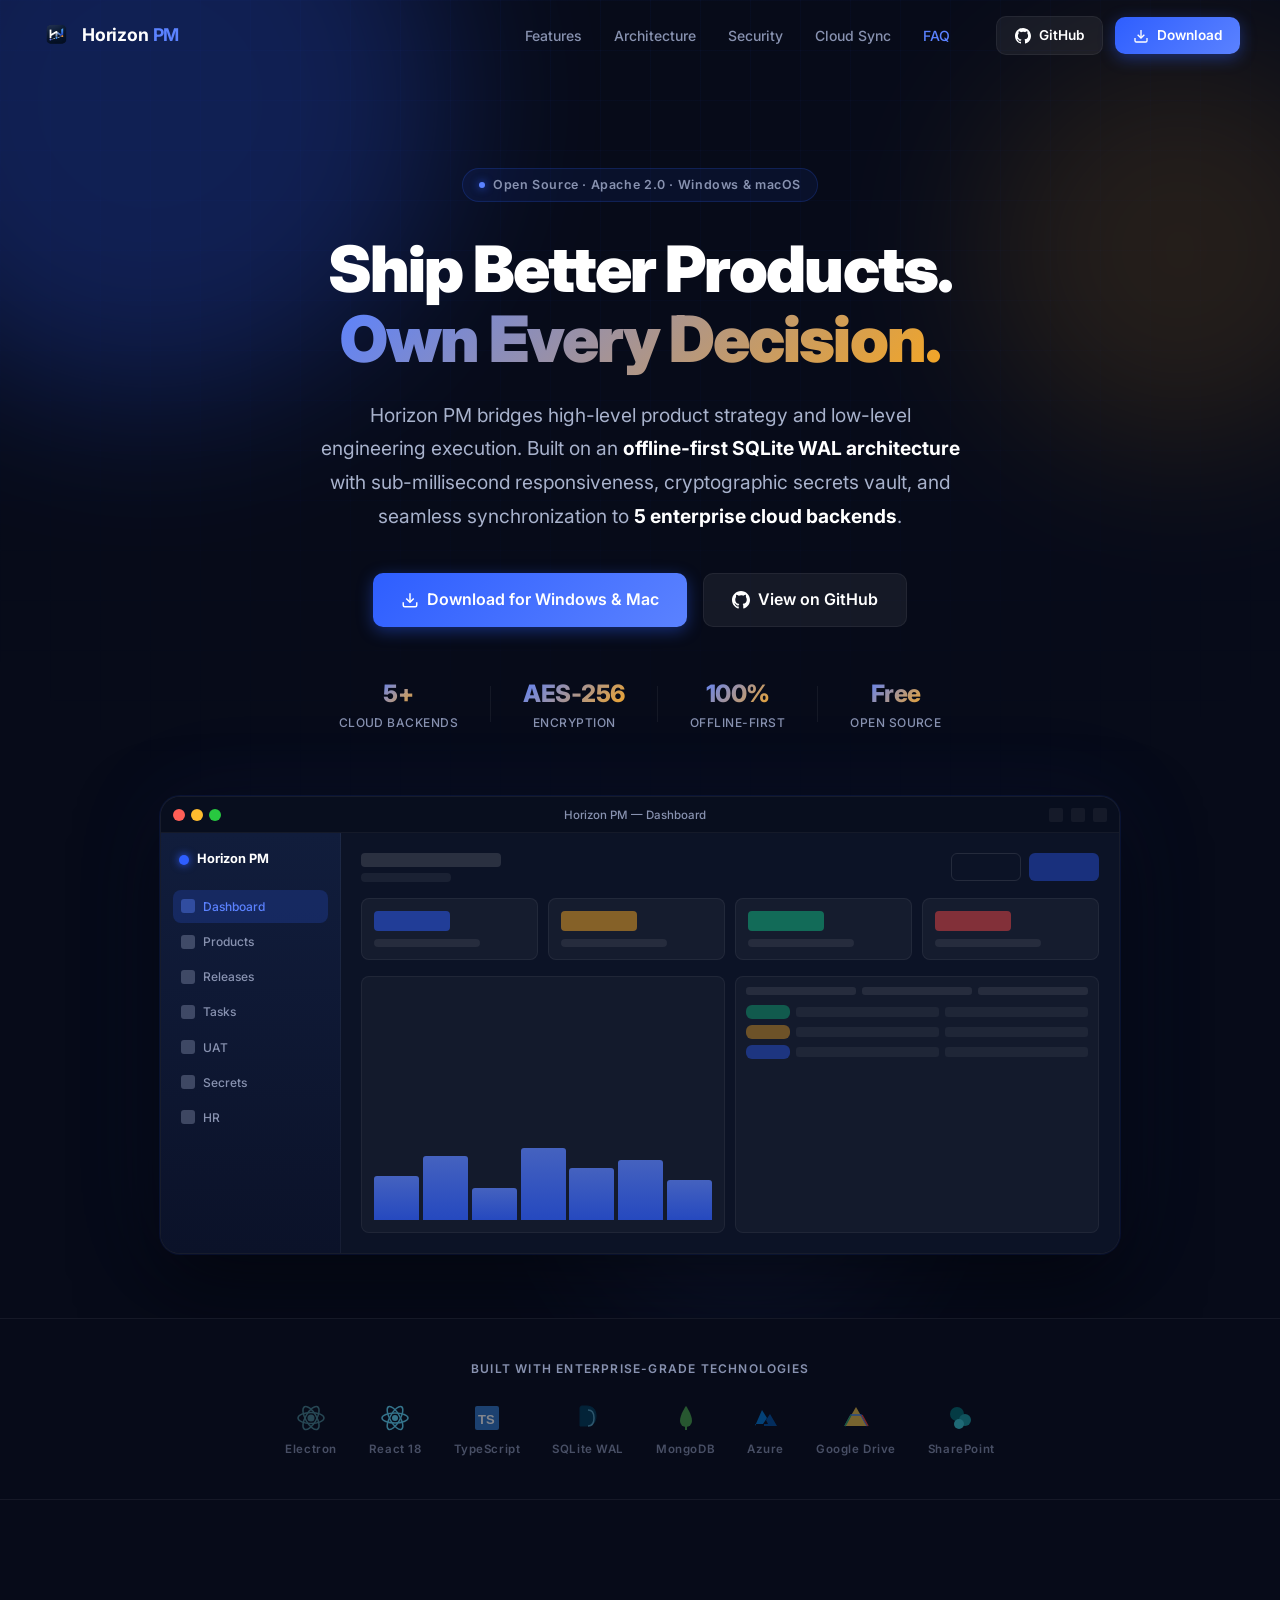
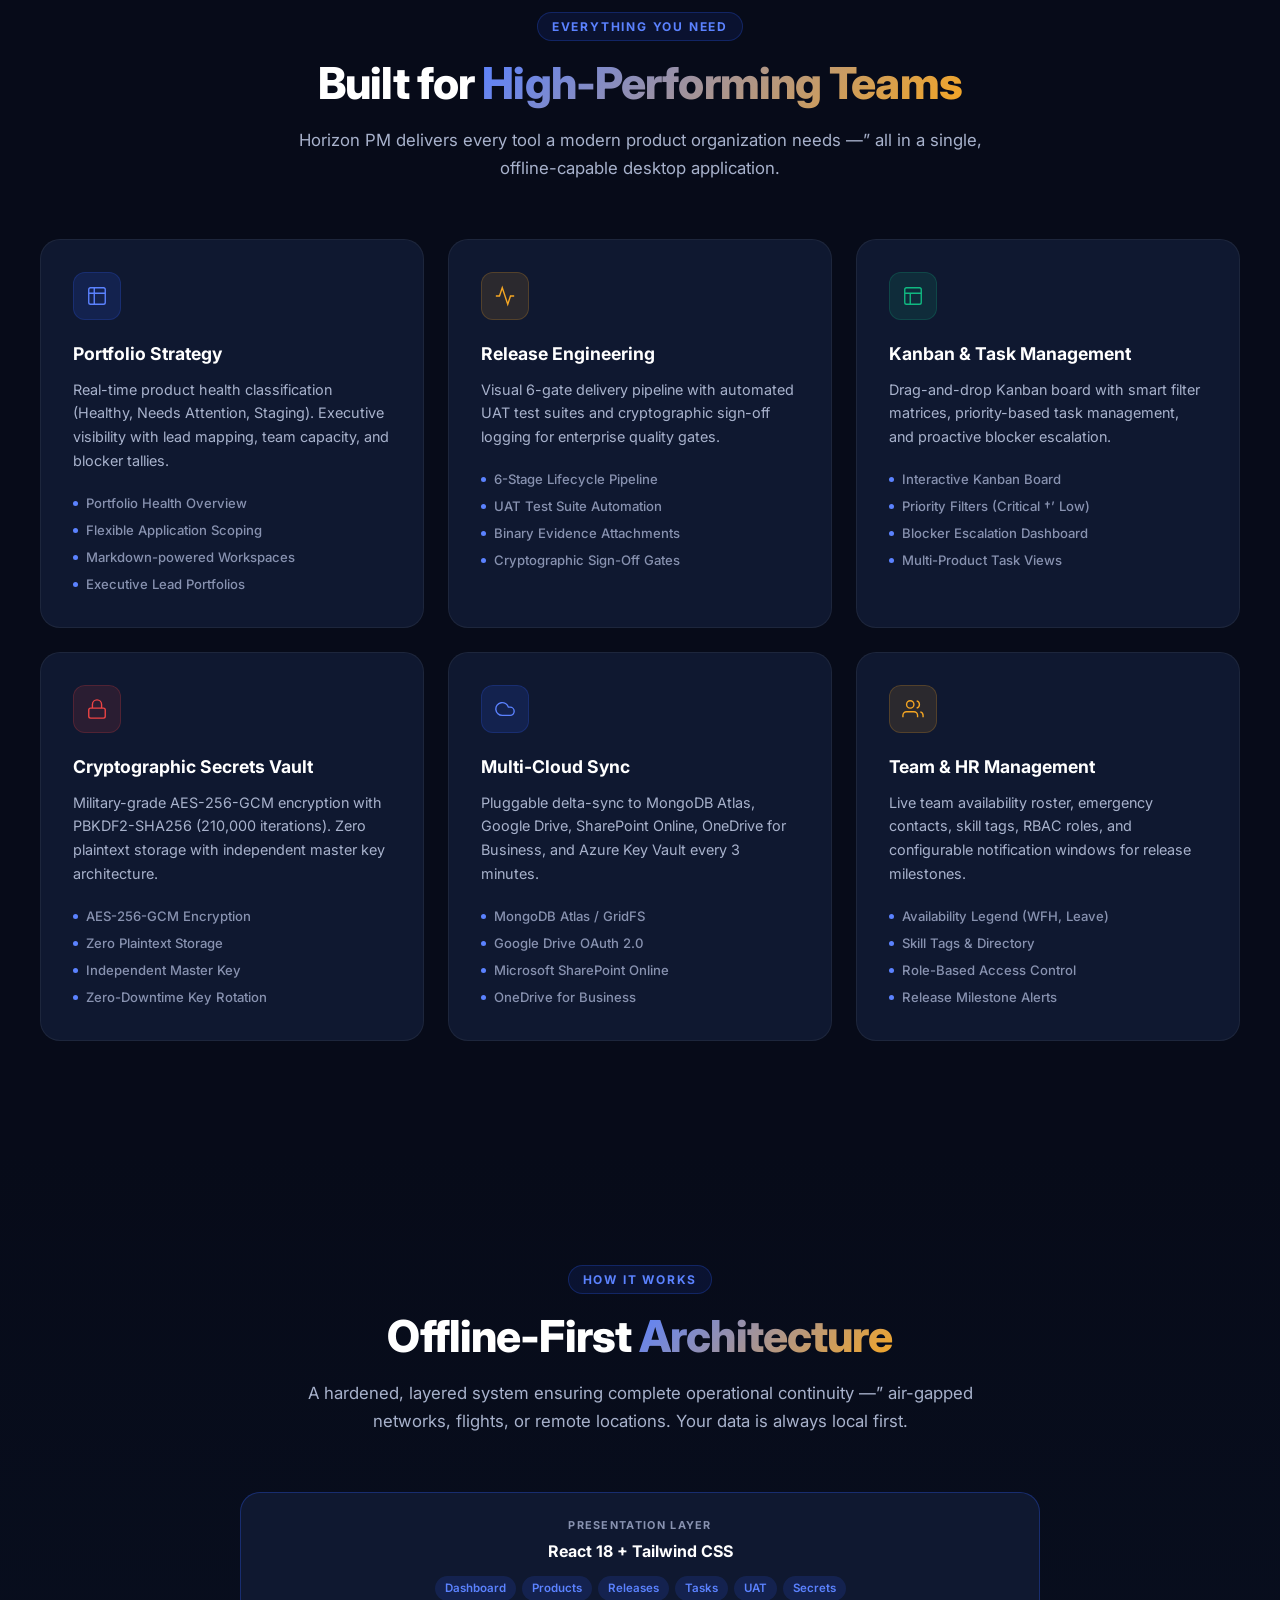
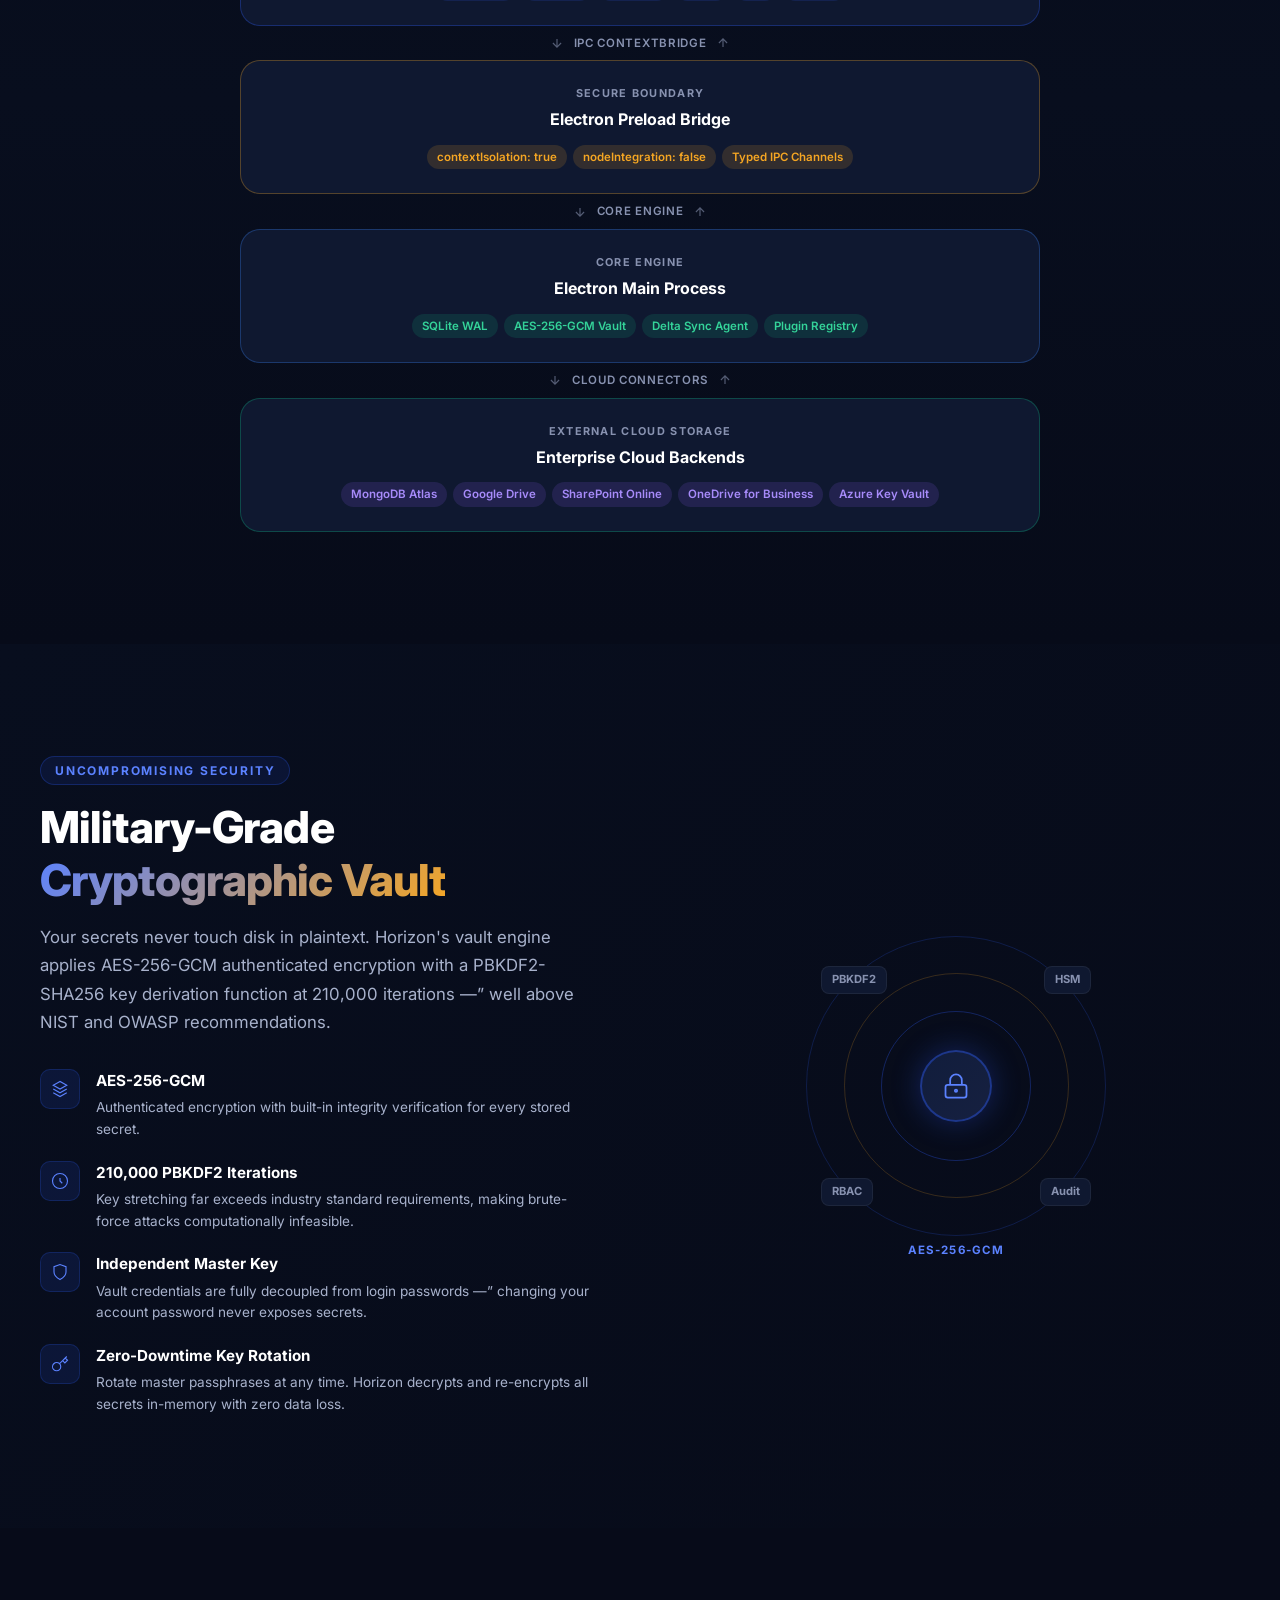
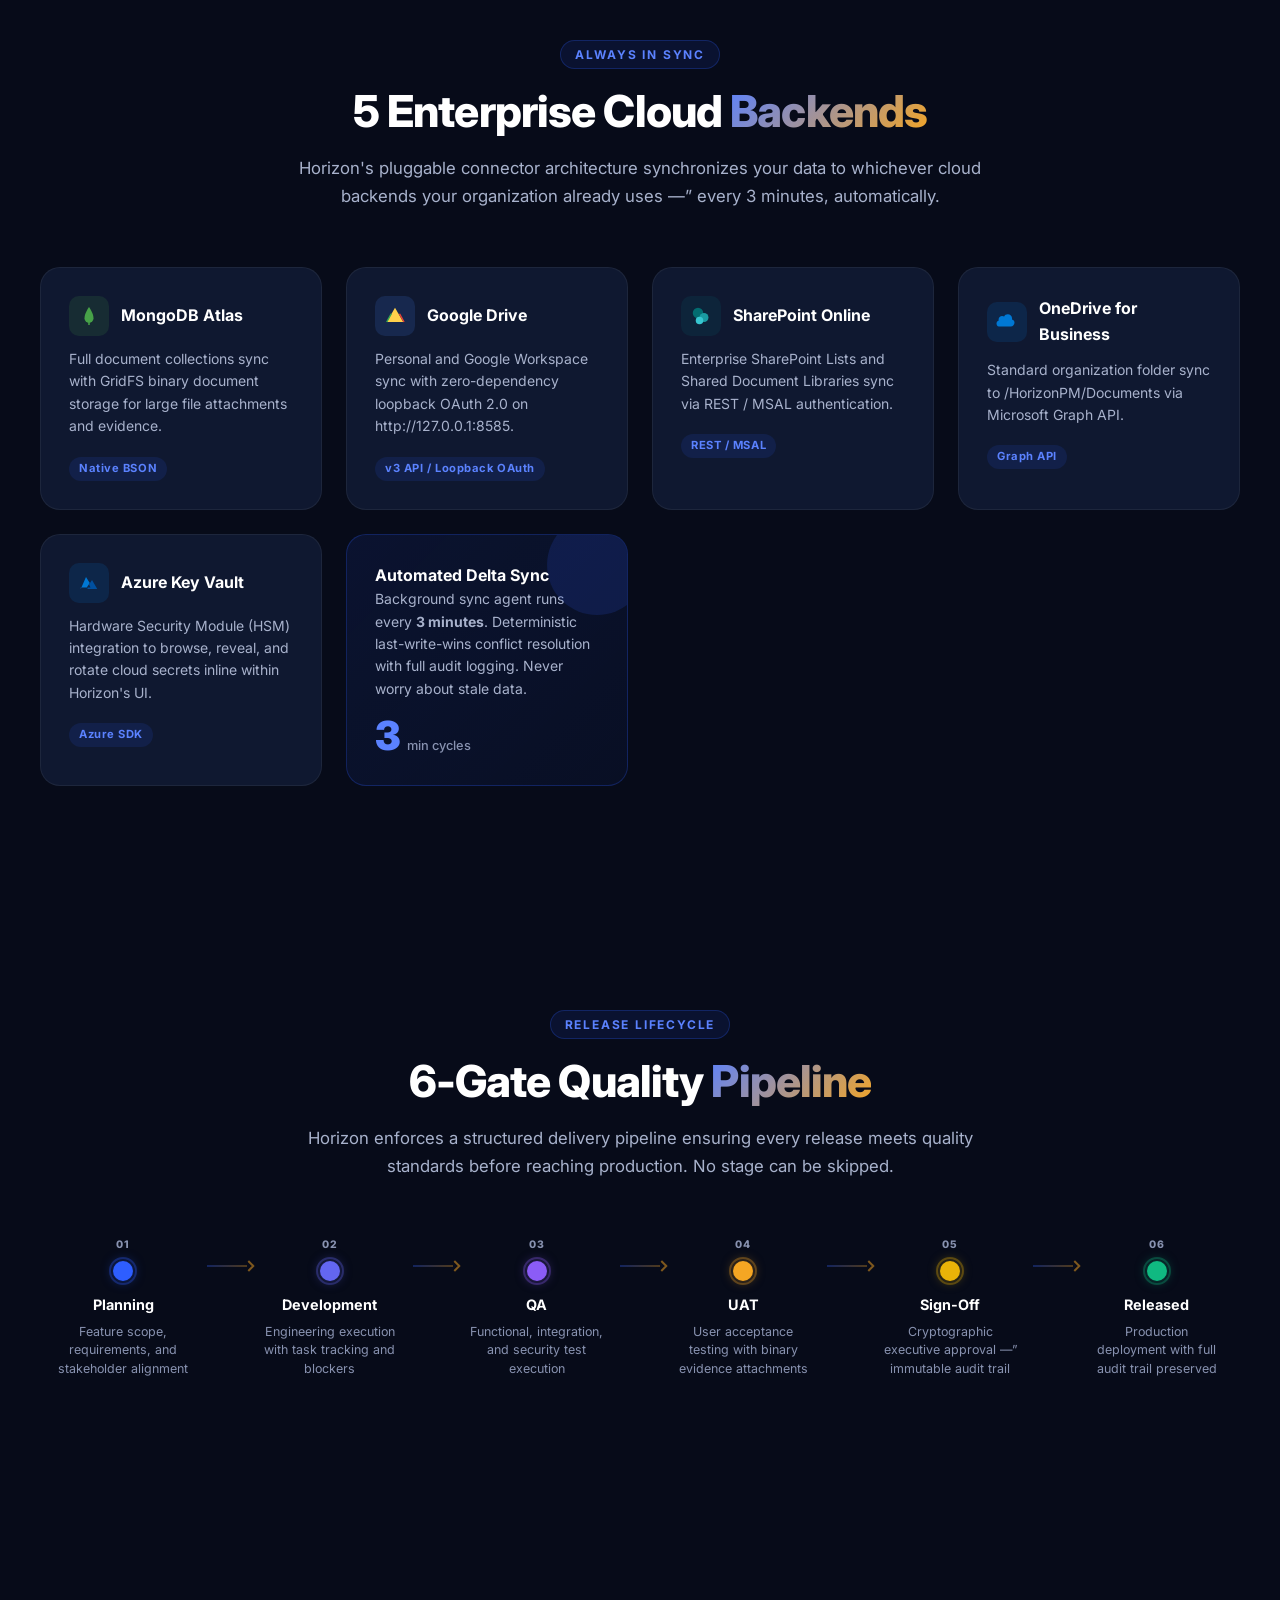
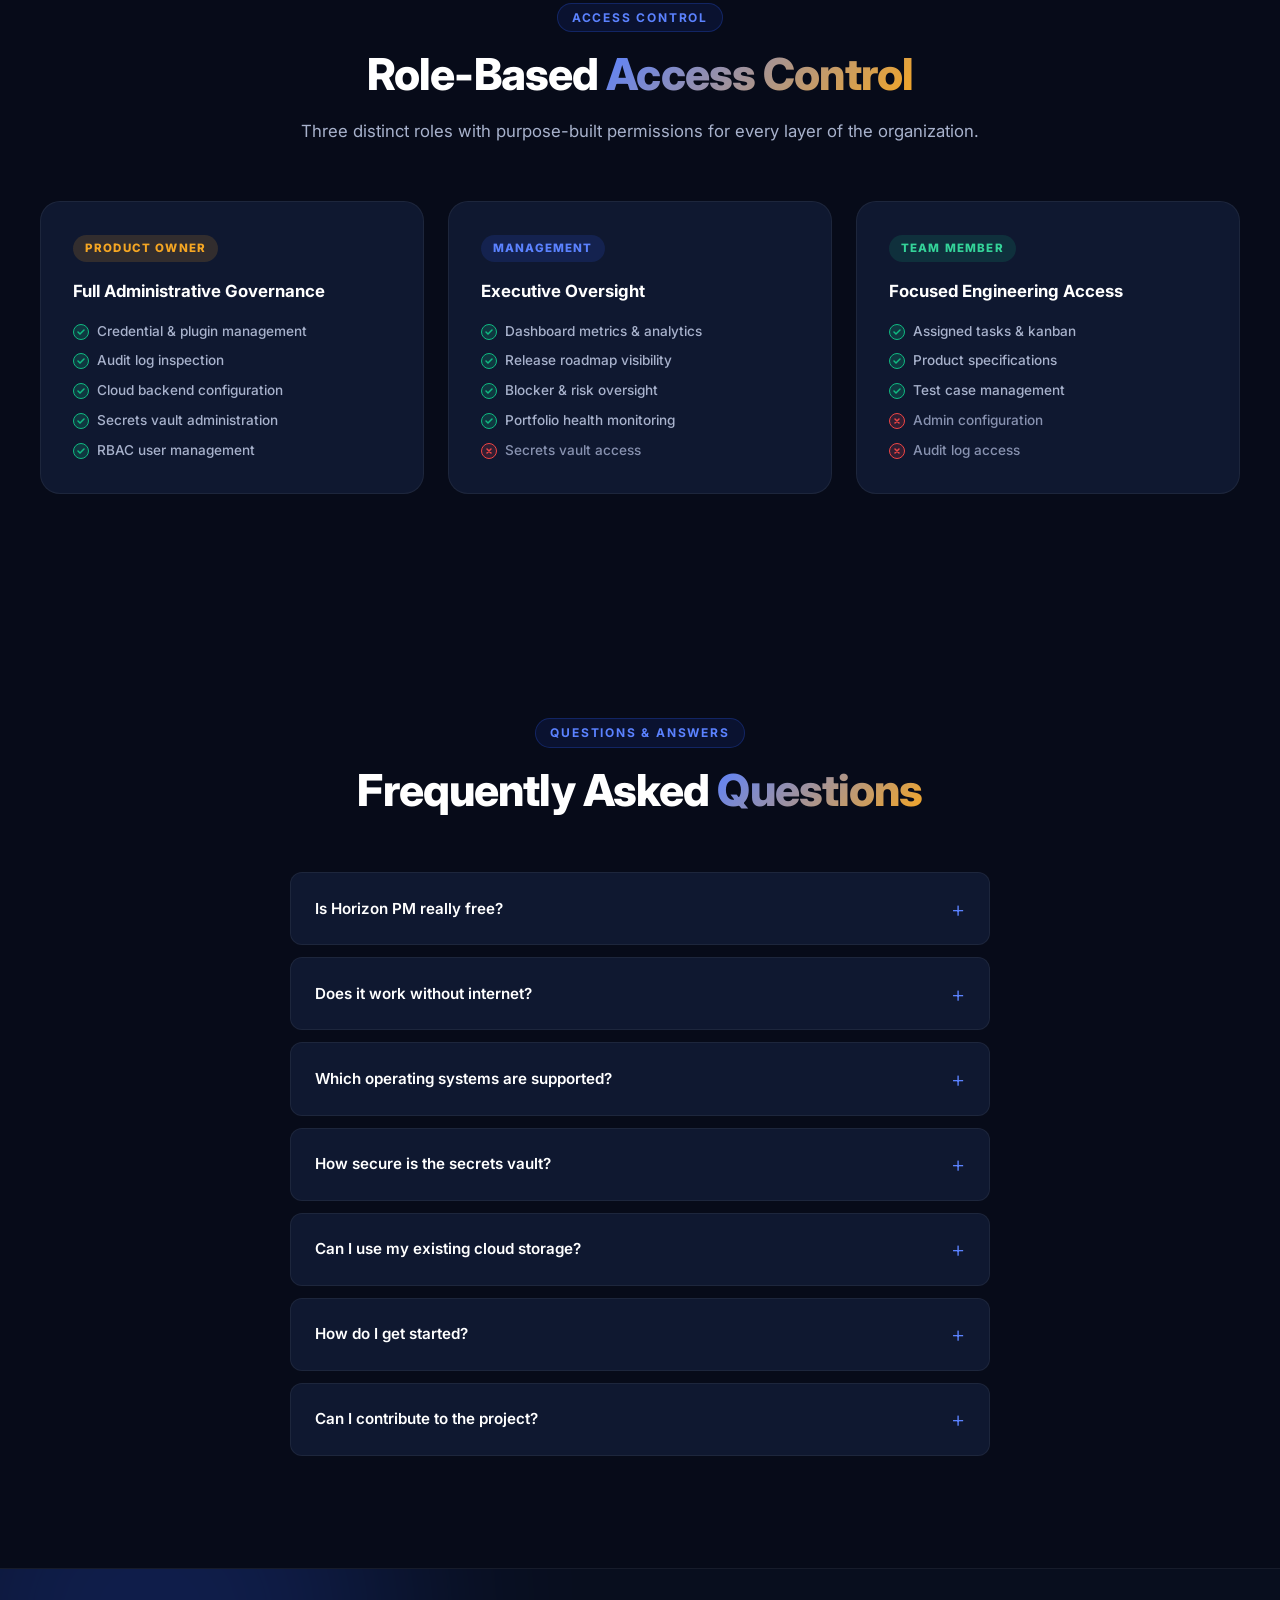
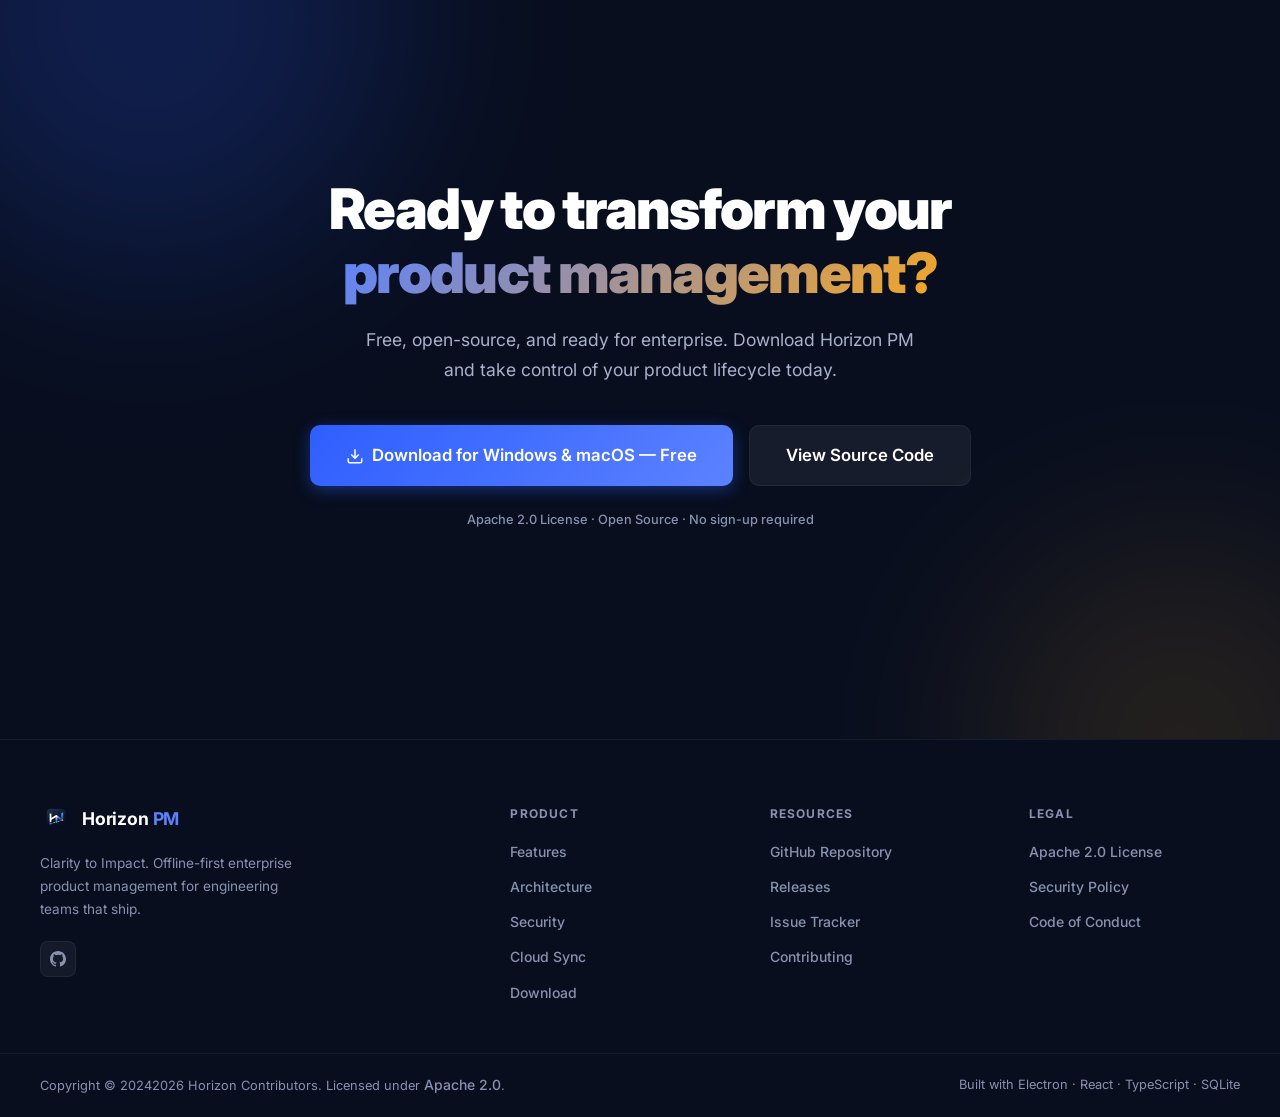
<file: index.html>
<!DOCTYPE html>
<html lang="en">
<head>
  <meta charset="UTF-8" />
  <meta name="viewport" content="width=device-width, initial-scale=1.0" />

  <!-- Primary SEO -->
  <title>Horizon PM | Product Management Platform</title>
  <meta name="description" content="Horizon PM is an offline-first, cryptographic, multi-cloud product management platform for teams and individuals. Plan, track, release, and ship products with confidence &mdash; AES-256 vault, Kanban, UAT gates, and 5 cloud backends." />
  <meta name="keywords" content="product management platform, product manager tool, offline PM software, kanban board desktop app, UAT testing tool, cloud sync product management, AES-256 encrypted PM, Horizon PM, HorizonPM, agile product management, product owner software" />
  <meta name="author" content="HumanNai" />
  <meta name="robots" content="index, follow" />
  <link rel="canonical" href="https://horizon.humannai.in/" />

  <!-- Open Graph / Social -->
  <meta property="og:type" content="website" />
  <meta property="og:url" content="https://horizon.humannai.in/" />
  <meta property="og:title" content="Horizon PM | Product Management Platform" />
  <meta property="og:description" content="Plan, track, release, and ship better products. Offline-first desktop PM platform with AES-256 vault, Kanban, UAT gates, and 5 enterprise cloud backends." />
  <meta property="og:image" content="https://horizon.humannai.in/assets/og-image.png" />
  <meta property="og:site_name" content="Horizon PM" />

  <!-- Twitter Card -->
  <meta name="twitter:card" content="summary_large_image" />
  <meta name="twitter:title" content="Horizon PM | Product Management Platform" />
  <meta name="twitter:description" content="Plan, track, release, and ship better products. Offline-first desktop PM platform with AES-256 vault, Kanban, UAT gates, and 5 enterprise cloud backends." />
  <meta name="twitter:image" content="https://horizon.humannai.in/assets/og-image.png" />

  <!-- Structured Data -->
  <script type="application/ld+json">
  {
    "@context": "https://schema.org",
    "@type": "SoftwareApplication",
    "name": "Horizon PM",
    "applicationCategory": "BusinessApplication",
    "operatingSystem": "Windows, macOS",
    "description": "Offline-first, cryptographic, multi-cloud product management platform for teams and individuals. Plan, track, release, and ship products with confidence.",
    "url": "https://horizon.humannai.in/",
    "downloadUrl": "https://github.com/HumanNai/Horizon/releases",
    "author": {
      "@type": "Organization",
      "name": "HumanNai",
      "url": "https://github.com/HumanNai"
    },
    "license": "https://www.apache.org/licenses/LICENSE-2.0",
    "softwareVersion": "1.1.0",
    "offers": {
      "@type": "Offer",
      "price": "0",
      "priceCurrency": "USD"
    }
  }
  </script>

  <!-- Favicon -->
  <link rel="icon" type="image/png" href="assets/app_icon.png" />
  <link rel="apple-touch-icon" href="assets/app_icon.png" />

  <!-- Fonts -->
  <link rel="preconnect" href="https://fonts.googleapis.com" />
  <link rel="preconnect" href="https://fonts.gstatic.com" crossorigin />
  <link href="https://fonts.googleapis.com/css2?family=Inter:wght@300;400;500;600;700;800;900&display=swap" rel="stylesheet" />

  <link rel="stylesheet" href="styles.css" />
</head>
<body>

  <!-- • • • • • • • • • • • • • • • • • • • • • • • • • • • • • • • • • • •  NAV • • • • • • • • • • • • • • • • • • • • • • • • • • • • • • • • • • •  -->
  <nav class="nav" id="nav" role="navigation" aria-label="Main navigation">
    <div class="nav__inner container">
      <a class="nav__logo" href="#" aria-label="Horizon PM Home">
        <img src="assets/logo.png" alt="Horizon PM Logo" class="nav__logo-img" />
        <span class="nav__logo-text">Horizon <span class="nav__logo-pm">PM</span></span>
      </a>

      <ul class="nav__links" role="list">
        <li><a href="#features" class="nav__link">Features</a></li>
        <li><a href="#architecture" class="nav__link">Architecture</a></li>
        <li><a href="#security" class="nav__link">Security</a></li>
        <li><a href="#cloud" class="nav__link">Cloud Sync</a></li>
        <li><a href="#faq" class="nav__link">FAQ</a></li>
      </ul>

      <div class="nav__actions">
        <a href="https://github.com/HumanNai/Horizon" target="_blank" rel="noopener noreferrer" class="btn btn--ghost btn--sm" aria-label="View on GitHub">
          <svg class="btn__icon" viewBox="0 0 24 24" fill="currentColor" aria-hidden="true"><path d="M12 0C5.374 0 0 5.373 0 12c0 5.302 3.438 9.8 8.207 11.387.599.111.793-.261.793-.577v-2.234c-3.338.726-4.033-1.416-4.033-1.416-.546-1.387-1.333-1.756-1.333-1.756-1.089-.745.083-.729.083-.729 1.205.084 1.839 1.237 1.839 1.237 1.07 1.834 2.807 1.304 3.492.997.107-.775.418-1.305.762-1.604-2.665-.305-5.467-1.334-5.467-5.931 0-1.311.469-2.381 1.236-3.221-.124-.303-.535-1.524.117-3.176 0 0 1.008-.322 3.301 1.23A11.509 11.509 0 0 1 12 5.803c1.02.005 2.047.138 3.006.404 2.291-1.552 3.297-1.23 3.297-1.23.653 1.653.242 2.874.118 3.176.77.84 1.235 1.911 1.235 3.221 0 4.609-2.807 5.624-5.479 5.921.43.372.823 1.102.823 2.222v3.293c0 .319.192.694.801.576C20.566 21.797 24 17.3 24 12c0-6.627-5.373-12-12-12z"/></svg>
          GitHub
        </a>
        <a href="https://github.com/HumanNai/Horizon/releases" target="_blank" rel="noopener noreferrer" class="btn btn--primary btn--sm">
          <svg class="btn__icon" viewBox="0 0 24 24" fill="none" stroke="currentColor" stroke-width="2" aria-hidden="true"><path d="M21 15v4a2 2 0 0 1-2 2H5a2 2 0 0 1-2-2v-4"/><polyline points="7 10 12 15 17 10"/><line x1="12" y1="15" x2="12" y2="3"/></svg>
          Download
        </a>
      </div>

      <button class="nav__burger" id="navBurger" aria-label="Toggle menu" aria-expanded="false">
        <span></span><span></span><span></span>
      </button>
    </div>

    <!-- Mobile Menu -->
    <div class="nav__mobile" id="navMobile" role="dialog" aria-label="Mobile navigation">
      <ul class="nav__mobile-links" role="list">
        <li><a href="#features" class="nav__link">Features</a></li>
        <li><a href="#architecture" class="nav__link">Architecture</a></li>
        <li><a href="#security" class="nav__link">Security</a></li>
        <li><a href="#cloud" class="nav__link">Cloud Sync</a></li>
        <li><a href="#faq" class="nav__link">FAQ</a></li>
        <li><a href="https://github.com/HumanNai/Horizon/releases" target="_blank" rel="noopener noreferrer" class="btn btn--primary btn--full">Download</a></li>
      </ul>
    </div>
  </nav>

  <main id="main-content">

  <!-- • • • • • • • • • • • • • • • • • • • • • • • • • • • • • • • • • • •  HERO • • • • • • • • • • • • • • • • • • • • • • • • • • • • • • • • • •  -->
  <section class="hero" aria-labelledby="hero-heading">
    <div class="hero__bg-grid" aria-hidden="true"></div>
    <div class="hero__orbs" aria-hidden="true">
      <div class="hero__orb hero__orb--1"></div>
      <div class="hero__orb hero__orb--2"></div>
      <div class="hero__orb hero__orb--3"></div>
    </div>

    <div class="container hero__inner">
      <div class="hero__badge reveal">
        <span class="hero__badge-dot"></span>
        Open Source &middot; Apache 2.0 &middot; Windows &amp; macOS
      </div>

      <h1 class="hero__heading reveal" id="hero-heading">
        Ship Better Products.<br />
        <span class="gradient-text">Own Every Decision.</span>
      </h1>

      <p class="hero__sub reveal">
        Horizon PM bridges high-level product strategy and low-level engineering execution.
        Built on an <strong>offline-first SQLite WAL architecture</strong> with sub-millisecond
        responsiveness, cryptographic secrets vault, and seamless synchronization to
        <strong>5 enterprise cloud backends</strong>.
      </p>

      <div class="hero__actions reveal">
        <a href="https://github.com/HumanNai/Horizon/releases" target="_blank" rel="noopener noreferrer" class="btn btn--primary btn--lg">
          <svg class="btn__icon" viewBox="0 0 24 24" fill="none" stroke="currentColor" stroke-width="2" aria-hidden="true"><path d="M21 15v4a2 2 0 0 1-2 2H5a2 2 0 0 1-2-2v-4"/><polyline points="7 10 12 15 17 10"/><line x1="12" y1="15" x2="12" y2="3"/></svg>
          Download for Windows &amp; Mac
        </a>
        <a href="https://github.com/HumanNai/Horizon" target="_blank" rel="noopener noreferrer" class="btn btn--ghost btn--lg">
          <svg class="btn__icon" viewBox="0 0 24 24" fill="currentColor" aria-hidden="true"><path d="M12 0C5.374 0 0 5.373 0 12c0 5.302 3.438 9.8 8.207 11.387.599.111.793-.261.793-.577v-2.234c-3.338.726-4.033-1.416-4.033-1.416-.546-1.387-1.333-1.756-1.333-1.756-1.089-.745.083-.729.083-.729 1.205.084 1.839 1.237 1.839 1.237 1.07 1.834 2.807 1.304 3.492.997.107-.775.418-1.305.762-1.604-2.665-.305-5.467-1.334-5.467-5.931 0-1.311.469-2.381 1.236-3.221-.124-.303-.535-1.524.117-3.176 0 0 1.008-.322 3.301 1.23A11.509 11.509 0 0 1 12 5.803c1.02.005 2.047.138 3.006.404 2.291-1.552 3.297-1.23 3.297-1.23.653 1.653.242 2.874.118 3.176.77.84 1.235 1.911 1.235 3.221 0 4.609-2.807 5.624-5.479 5.921.43.372.823 1.102.823 2.222v3.293c0 .319.192.694.801.576C20.566 21.797 24 17.3 24 12c0-6.627-5.373-12-12-12z"/></svg>
          View on GitHub
        </a>
      </div>

      <div class="hero__stats reveal">
        <div class="hero__stat">
          <span class="hero__stat-value gradient-text">5+</span>
          <span class="hero__stat-label">Cloud Backends</span>
        </div>
        <div class="hero__stat-divider" aria-hidden="true"></div>
        <div class="hero__stat">
          <span class="hero__stat-value gradient-text">AES-256</span>
          <span class="hero__stat-label">Encryption</span>
        </div>
        <div class="hero__stat-divider" aria-hidden="true"></div>
        <div class="hero__stat">
          <span class="hero__stat-value gradient-text">100%</span>
          <span class="hero__stat-label">Offline-First</span>
        </div>
        <div class="hero__stat-divider" aria-hidden="true"></div>
        <div class="hero__stat">
          <span class="hero__stat-value gradient-text">Free</span>
          <span class="hero__stat-label">Open Source</span>
        </div>
      </div>
    </div>

    <!-- App Preview Window -->
    <div class="container hero__preview-wrap reveal">
      <div class="app-preview" role="img" aria-label="Horizon PM application interface preview">
        <div class="app-preview__titlebar" aria-hidden="true">
          <div class="app-preview__traffic">
            <span class="traffic traffic--red"></span>
            <span class="traffic traffic--yellow"></span>
            <span class="traffic traffic--green"></span>
          </div>
          <span class="app-preview__title">Horizon PM &mdash; Dashboard</span>
          <div class="app-preview__win-btns">
            <span></span><span></span><span></span>
          </div>
        </div>
        <div class="app-preview__body" aria-hidden="true">
          <!-- Sidebar -->
          <div class="mock-sidebar">
            <div class="mock-sidebar__brand">
              <div class="mock-dot mock-dot--blue"></div>
              <span>Horizon PM</span>
            </div>
            <nav class="mock-sidebar__nav">
              <div class="mock-nav-item mock-nav-item--active">
                <div class="mock-nav-icon"></div>Dashboard
              </div>
              <div class="mock-nav-item">
                <div class="mock-nav-icon"></div>Products
              </div>
              <div class="mock-nav-item">
                <div class="mock-nav-icon"></div>Releases
              </div>
              <div class="mock-nav-item">
                <div class="mock-nav-icon"></div>Tasks
              </div>
              <div class="mock-nav-item">
                <div class="mock-nav-icon"></div>UAT
              </div>
              <div class="mock-nav-item">
                <div class="mock-nav-icon"></div>Secrets
              </div>
              <div class="mock-nav-item">
                <div class="mock-nav-icon"></div>HR
              </div>
            </nav>
          </div>
          <!-- Content area -->
          <div class="mock-content">
            <div class="mock-header">
              <div class="mock-title-block">
                <div class="mock-title-line"></div>
                <div class="mock-sub-line"></div>
              </div>
              <div class="mock-header-actions">
                <div class="mock-btn mock-btn--outline"></div>
                <div class="mock-btn mock-btn--primary"></div>
              </div>
            </div>
            <!-- Stats row -->
            <div class="mock-stats">
              <div class="mock-stat-card">
                <div class="mock-stat-num mock-stat-num--blue"></div>
                <div class="mock-stat-lbl"></div>
              </div>
              <div class="mock-stat-card">
                <div class="mock-stat-num mock-stat-num--orange"></div>
                <div class="mock-stat-lbl"></div>
              </div>
              <div class="mock-stat-card">
                <div class="mock-stat-num mock-stat-num--green"></div>
                <div class="mock-stat-lbl"></div>
              </div>
              <div class="mock-stat-card">
                <div class="mock-stat-num mock-stat-num--red"></div>
                <div class="mock-stat-lbl"></div>
              </div>
            </div>
            <!-- Chart & table -->
            <div class="mock-lower">
              <div class="mock-chart">
                <div class="mock-chart__bars">
                  <div class="mock-bar" style="height:55%"></div>
                  <div class="mock-bar" style="height:80%"></div>
                  <div class="mock-bar" style="height:40%"></div>
                  <div class="mock-bar" style="height:90%"></div>
                  <div class="mock-bar" style="height:65%"></div>
                  <div class="mock-bar" style="height:75%"></div>
                  <div class="mock-bar" style="height:50%"></div>
                </div>
              </div>
              <div class="mock-table">
                <div class="mock-table__header">
                  <div class="mock-th"></div>
                  <div class="mock-th"></div>
                  <div class="mock-th"></div>
                </div>
                <div class="mock-table__row"><div class="mock-td mock-td--badge mock-td--green"></div><div class="mock-td"></div><div class="mock-td"></div></div>
                <div class="mock-table__row"><div class="mock-td mock-td--badge mock-td--orange"></div><div class="mock-td"></div><div class="mock-td"></div></div>
                <div class="mock-table__row"><div class="mock-td mock-td--badge mock-td--blue"></div><div class="mock-td"></div><div class="mock-td"></div></div>
              </div>
            </div>
          </div>
        </div>
      </div>
    </div>
  </section>

  <!-- ••••••••••••••••••••••••••••••• TRUSTED BY •••••••••••••••••••••••••••••••• -->
  <section class="trust-bar" aria-label="Built with">
    <div class="container">
      <p class="trust-bar__label">Built with enterprise-grade technologies</p>
      <div class="trust-bar__logos" role="list">
        <div class="trust-item" role="listitem" title="Electron">
          <svg viewBox="0 0 32 32" fill="none" aria-hidden="true"><circle cx="16" cy="16" r="3.5" fill="#47848F"/><ellipse cx="16" cy="16" rx="13" ry="5.5" stroke="#47848F" stroke-width="1.5" fill="none"/><ellipse cx="16" cy="16" rx="13" ry="5.5" stroke="#47848F" stroke-width="1.5" fill="none" transform="rotate(60 16 16)"/><ellipse cx="16" cy="16" rx="13" ry="5.5" stroke="#47848F" stroke-width="1.5" fill="none" transform="rotate(120 16 16)"/></svg>
          <span>Electron</span>
        </div>
        <div class="trust-item" role="listitem" title="React">
          <svg viewBox="0 0 32 32" fill="none" aria-hidden="true"><circle cx="16" cy="16" r="3" fill="#61DAFB"/><ellipse cx="16" cy="16" rx="13" ry="5" stroke="#61DAFB" stroke-width="1.5" fill="none"/><ellipse cx="16" cy="16" rx="13" ry="5" stroke="#61DAFB" stroke-width="1.5" fill="none" transform="rotate(60 16 16)"/><ellipse cx="16" cy="16" rx="13" ry="5" stroke="#61DAFB" stroke-width="1.5" fill="none" transform="rotate(-60 16 16)"/></svg>
          <span>React 18</span>
        </div>
        <div class="trust-item" role="listitem" title="TypeScript">
          <svg viewBox="0 0 32 32" fill="none" aria-hidden="true"><rect x="4" y="4" width="24" height="24" rx="2" fill="#3178C6"/><text x="7" y="22" font-size="13" font-weight="bold" fill="white" font-family="sans-serif">TS</text></svg>
          <span>TypeScript</span>
        </div>
        <div class="trust-item" role="listitem" title="SQLite">
          <svg viewBox="0 0 32 32" fill="none" aria-hidden="true"><path d="M8 6c0-1.1.9-2 2-2h4c6.6 0 10 3.4 10 10s-3.4 10-10 10H8V6z" fill="#003B57" stroke="#003B57"/><path d="M16 8c4.4 0 6 2.6 6 8s-1.6 8-6 8" stroke="#54A0BF" stroke-width="1.5"/></svg>
          <span>SQLite WAL</span>
        </div>
        <div class="trust-item" role="listitem" title="MongoDB">
          <svg viewBox="0 0 32 32" fill="none" aria-hidden="true"><path d="M16 4 C16 4 10 12 10 19 a6 6 0 0 0 12 0 C22 12 16 4 16 4z" fill="#47A248"/><line x1="16" y1="24" x2="16" y2="28" stroke="#47A248" stroke-width="2"/></svg>
          <span>MongoDB</span>
        </div>
        <div class="trust-item" role="listitem" title="Azure">
          <svg viewBox="0 0 32 32" fill="none" aria-hidden="true"><path d="M5 24l7-16 5 8-4 6H5z" fill="#0078D4"/><path d="M14 24h13l-7-12-4 6 2 4H14z" fill="#0050A0"/></svg>
          <span>Azure</span>
        </div>
        <div class="trust-item" role="listitem" title="Google Drive">
          <svg viewBox="0 0 32 32" fill="none" aria-hidden="true"><path d="M16 5 L27 24 H5 Z" fill="#FFD04B" opacity="0.9"/><path d="M5 24 L11 13 L22 13 L28 24 Z" fill="none"/><path d="M5 24 l6-11 h10 l6 11" fill="none" stroke="#4285F4" stroke-width="1.5"/><path d="M11 13 L5 24" stroke="#34A853" stroke-width="1.5"/><path d="M22 13 L28 24" stroke="#EA4335" stroke-width="1.5"/></svg>
          <span>Google Drive</span>
        </div>
        <div class="trust-item" role="listitem" title="SharePoint">
          <svg viewBox="0 0 32 32" fill="none" aria-hidden="true"><circle cx="12" cy="12" r="7" fill="#036C70"/><circle cx="20" cy="18" r="6" fill="#1A9BA1"/><circle cx="14" cy="22" r="5" fill="#37C6D0"/></svg>
          <span>SharePoint</span>
        </div>
      </div>
    </div>
  </section>

  <!-- ••••••••••••••••••••••••••••••••••• FEATURES •••••••••••••••••••••••••••••• -->
  <section class="section features" id="features" aria-labelledby="features-heading">
    <div class="container">
      <div class="section__header reveal">
        <span class="section__eyebrow">Everything you need</span>
        <h2 class="section__heading" id="features-heading">
          Built for <span class="gradient-text">High-Performing Teams</span>
        </h2>
        <p class="section__sub">
          Horizon PM delivers every tool a modern product organization needs &mdash;”
          all in a single, offline-capable desktop application.
        </p>
      </div>

      <div class="features__grid">

        <!-- Feature 1 -->
        <article class="feature-card reveal">
          <div class="feature-card__icon" aria-hidden="true">
            <svg viewBox="0 0 24 24" fill="none" stroke="currentColor" stroke-width="1.5"><path d="M9 3H5a2 2 0 0 0-2 2v4m6-6h10a2 2 0 0 1 2 2v4M9 3v18m0 0h10a2 2 0 0 0 2-2V9M9 21H5a2 2 0 0 1-2-2V9m0 0h18"/></svg>
          </div>
          <h3 class="feature-card__title">Portfolio Strategy</h3>
          <p class="feature-card__desc">Real-time product health classification (Healthy, Needs Attention, Staging). Executive visibility with lead mapping, team capacity, and blocker tallies.</p>
          <ul class="feature-card__list">
            <li>Portfolio Health Overview</li>
            <li>Flexible Application Scoping</li>
            <li>Markdown-powered Workspaces</li>
            <li>Executive Lead Portfolios</li>
          </ul>
        </article>

        <!-- Feature 2 -->
        <article class="feature-card reveal">
          <div class="feature-card__icon feature-card__icon--orange" aria-hidden="true">
            <svg viewBox="0 0 24 24" fill="none" stroke="currentColor" stroke-width="1.5"><path d="M22 12h-4l-3 9L9 3l-3 9H2"/></svg>
          </div>
          <h3 class="feature-card__title">Release Engineering</h3>
          <p class="feature-card__desc">Visual 6-gate delivery pipeline with automated UAT test suites and cryptographic sign-off logging for enterprise quality gates.</p>
          <ul class="feature-card__list">
            <li>6-Stage Lifecycle Pipeline</li>
            <li>UAT Test Suite Automation</li>
            <li>Binary Evidence Attachments</li>
            <li>Cryptographic Sign-Off Gates</li>
          </ul>
        </article>

        <!-- Feature 3 -->
        <article class="feature-card reveal">
          <div class="feature-card__icon feature-card__icon--green" aria-hidden="true">
            <svg viewBox="0 0 24 24" fill="none" stroke="currentColor" stroke-width="1.5"><rect x="3" y="3" width="18" height="18" rx="2"/><path d="M3 9h18M9 21V9"/></svg>
          </div>
          <h3 class="feature-card__title">Kanban & Task Management</h3>
          <p class="feature-card__desc">Drag-and-drop Kanban board with smart filter matrices, priority-based task management, and proactive blocker escalation.</p>
          <ul class="feature-card__list">
            <li>Interactive Kanban Board</li>
            <li>Priority Filters (Critical †’ Low)</li>
            <li>Blocker Escalation Dashboard</li>
            <li>Multi-Product Task Views</li>
          </ul>
        </article>

        <!-- Feature 4 -->
        <article class="feature-card reveal">
          <div class="feature-card__icon feature-card__icon--red" aria-hidden="true">
            <svg viewBox="0 0 24 24" fill="none" stroke="currentColor" stroke-width="1.5"><rect x="3" y="11" width="18" height="11" rx="2"/><path d="M7 11V7a5 5 0 0 1 10 0v4"/></svg>
          </div>
          <h3 class="feature-card__title">Cryptographic Secrets Vault</h3>
          <p class="feature-card__desc">Military-grade AES-256-GCM encryption with PBKDF2-SHA256 (210,000 iterations). Zero plaintext storage with independent master key architecture.</p>
          <ul class="feature-card__list">
            <li>AES-256-GCM Encryption</li>
            <li>Zero Plaintext Storage</li>
            <li>Independent Master Key</li>
            <li>Zero-Downtime Key Rotation</li>
          </ul>
        </article>

        <!-- Feature 5 -->
        <article class="feature-card reveal">
          <div class="feature-card__icon" aria-hidden="true">
            <svg viewBox="0 0 24 24" fill="none" stroke="currentColor" stroke-width="1.5"><path d="M17.5 19H9a7 7 0 1 1 6.71-9h1.79a4.5 4.5 0 1 1 0 9z"/></svg>
          </div>
          <h3 class="feature-card__title">Multi-Cloud Sync</h3>
          <p class="feature-card__desc">Pluggable delta-sync to MongoDB Atlas, Google Drive, SharePoint Online, OneDrive for Business, and Azure Key Vault every 3 minutes.</p>
          <ul class="feature-card__list">
            <li>MongoDB Atlas / GridFS</li>
            <li>Google Drive OAuth 2.0</li>
            <li>Microsoft SharePoint Online</li>
            <li>OneDrive for Business</li>
          </ul>
        </article>

        <!-- Feature 6 -->
        <article class="feature-card reveal">
          <div class="feature-card__icon feature-card__icon--orange" aria-hidden="true">
            <svg viewBox="0 0 24 24" fill="none" stroke="currentColor" stroke-width="1.5"><path d="M17 21v-2a4 4 0 0 0-4-4H5a4 4 0 0 0-4 4v2"/><circle cx="9" cy="7" r="4"/><path d="M23 21v-2a4 4 0 0 0-3-3.87"/><path d="M16 3.13a4 4 0 0 1 0 7.75"/></svg>
          </div>
          <h3 class="feature-card__title">Team & HR Management</h3>
          <p class="feature-card__desc">Live team availability roster, emergency contacts, skill tags, RBAC roles, and configurable notification windows for release milestones.</p>
          <ul class="feature-card__list">
            <li>Availability Legend (WFH, Leave)</li>
            <li>Skill Tags & Directory</li>
            <li>Role-Based Access Control</li>
            <li>Release Milestone Alerts</li>
          </ul>
        </article>

      </div>
    </div>
  </section>

  <!-- ••••••••••••••••••••••••••••••• ARCHITECTURE •••••••••••••••••••••••••••••• -->
  <section class="section arch" id="architecture" aria-labelledby="arch-heading">
    <div class="container">
      <div class="section__header reveal">
        <span class="section__eyebrow">How it works</span>
        <h2 class="section__heading" id="arch-heading">
          Offline-First <span class="gradient-text">Architecture</span>
        </h2>
        <p class="section__sub">
          A hardened, layered system ensuring complete operational continuity &mdash;” air-gapped networks,
          flights, or remote locations. Your data is always local first.
        </p>
      </div>

      <div class="arch__diagram reveal" role="img" aria-label="Architecture diagram showing four layers: UI, Secure Bridge, Core Engine, and Cloud Storage">
        <div class="arch__layer arch__layer--ui">
          <div class="arch__layer-label">Presentation Layer</div>
          <div class="arch__layer-title">React 18 + Tailwind CSS</div>
          <div class="arch__layer-chips">
            <span class="chip chip--blue">Dashboard</span>
            <span class="chip chip--blue">Products</span>
            <span class="chip chip--blue">Releases</span>
            <span class="chip chip--blue">Tasks</span>
            <span class="chip chip--blue">UAT</span>
            <span class="chip chip--blue">Secrets</span>
          </div>
        </div>

        <div class="arch__arrow" aria-hidden="true">
          <svg viewBox="0 0 24 24" fill="none" stroke="currentColor" stroke-width="2"><path d="M12 5v14M5 12l7 7 7-7"/></svg>
          <span>IPC ContextBridge</span>
          <svg viewBox="0 0 24 24" fill="none" stroke="currentColor" stroke-width="2"><path d="M12 19V5M5 12l7-7 7 7"/></svg>
        </div>

        <div class="arch__layer arch__layer--bridge">
          <div class="arch__layer-label">Secure Boundary</div>
          <div class="arch__layer-title">Electron Preload Bridge</div>
          <div class="arch__layer-chips">
            <span class="chip chip--orange">contextIsolation: true</span>
            <span class="chip chip--orange">nodeIntegration: false</span>
            <span class="chip chip--orange">Typed IPC Channels</span>
          </div>
        </div>

        <div class="arch__arrow" aria-hidden="true">
          <svg viewBox="0 0 24 24" fill="none" stroke="currentColor" stroke-width="2"><path d="M12 5v14M5 12l7 7 7-7"/></svg>
          <span>Core Engine</span>
          <svg viewBox="0 0 24 24" fill="none" stroke="currentColor" stroke-width="2"><path d="M12 19V5M5 12l7-7 7 7"/></svg>
        </div>

        <div class="arch__layer arch__layer--main">
          <div class="arch__layer-label">Core Engine</div>
          <div class="arch__layer-title">Electron Main Process</div>
          <div class="arch__layer-chips">
            <span class="chip chip--green">SQLite WAL</span>
            <span class="chip chip--green">AES-256-GCM Vault</span>
            <span class="chip chip--green">Delta Sync Agent</span>
            <span class="chip chip--green">Plugin Registry</span>
          </div>
        </div>

        <div class="arch__arrow" aria-hidden="true">
          <svg viewBox="0 0 24 24" fill="none" stroke="currentColor" stroke-width="2"><path d="M12 5v14M5 12l7 7 7-7"/></svg>
          <span>Cloud Connectors</span>
          <svg viewBox="0 0 24 24" fill="none" stroke="currentColor" stroke-width="2"><path d="M12 19V5M5 12l7-7 7 7"/></svg>
        </div>

        <div class="arch__layer arch__layer--cloud">
          <div class="arch__layer-label">External Cloud Storage</div>
          <div class="arch__layer-title">Enterprise Cloud Backends</div>
          <div class="arch__layer-chips">
            <span class="chip chip--purple">MongoDB Atlas</span>
            <span class="chip chip--purple">Google Drive</span>
            <span class="chip chip--purple">SharePoint Online</span>
            <span class="chip chip--purple">OneDrive for Business</span>
            <span class="chip chip--purple">Azure Key Vault</span>
          </div>
        </div>
      </div>
    </div>
  </section>

  <!-- •••••••••••••••••••••••••••••••• SECURITY ••••••••••••••••••••••••••••••••• -->
  <section class="section security" id="security" aria-labelledby="security-heading">
    <div class="container security__inner">
      <div class="security__content reveal">
        <span class="section__eyebrow">Uncompromising Security</span>
        <h2 class="section__heading" id="security-heading">
          Military-Grade <span class="gradient-text">Cryptographic Vault</span>
        </h2>
        <p class="section__sub">
          Your secrets never touch disk in plaintext. Horizon's vault engine applies
          AES-256-GCM authenticated encryption with a PBKDF2-SHA256 key derivation
          function at 210,000 iterations &mdash;” well above NIST and OWASP recommendations.
        </p>

        <div class="security__pillars">
          <div class="security__pillar">
            <div class="security__pillar-icon" aria-hidden="true">
              <svg viewBox="0 0 24 24" fill="none" stroke="currentColor" stroke-width="1.5"><path d="M12 2L3 7l9 5 9-5-9-5z"/><path d="M3 12l9 5 9-5"/><path d="M3 17l9 5 9-5"/></svg>
            </div>
            <div>
              <h3 class="security__pillar-title">AES-256-GCM</h3>
              <p class="security__pillar-desc">Authenticated encryption with built-in integrity verification for every stored secret.</p>
            </div>
          </div>
          <div class="security__pillar">
            <div class="security__pillar-icon" aria-hidden="true">
              <svg viewBox="0 0 24 24" fill="none" stroke="currentColor" stroke-width="1.5"><circle cx="12" cy="12" r="10"/><path d="M12 8v4l3 3"/></svg>
            </div>
            <div>
              <h3 class="security__pillar-title">210,000 PBKDF2 Iterations</h3>
              <p class="security__pillar-desc">Key stretching far exceeds industry standard requirements, making brute-force attacks computationally infeasible.</p>
            </div>
          </div>
          <div class="security__pillar">
            <div class="security__pillar-icon" aria-hidden="true">
              <svg viewBox="0 0 24 24" fill="none" stroke="currentColor" stroke-width="1.5"><path d="M12 22s8-4 8-10V5l-8-3-8 3v7c0 6 8 10 8 10z"/></svg>
            </div>
            <div>
              <h3 class="security__pillar-title">Independent Master Key</h3>
              <p class="security__pillar-desc">Vault credentials are fully decoupled from login passwords &mdash;” changing your account password never exposes secrets.</p>
            </div>
          </div>
          <div class="security__pillar">
            <div class="security__pillar-icon" aria-hidden="true">
              <svg viewBox="0 0 24 24" fill="none" stroke="currentColor" stroke-width="1.5"><path d="M21 2l-2 2m-7.61 7.61a5.5 5.5 0 1 1-7.778 7.778 5.5 5.5 0 0 1 7.777-7.777zm0 0L15.5 7.5m0 0l3 3L22 7l-3-3m-3.5 3.5L19 4"/></svg>
            </div>
            <div>
              <h3 class="security__pillar-title">Zero-Downtime Key Rotation</h3>
              <p class="security__pillar-desc">Rotate master passphrases at any time. Horizon decrypts and re-encrypts all secrets in-memory with zero data loss.</p>
            </div>
          </div>
        </div>
      </div>

      <div class="security__visual reveal" aria-hidden="true">
        <div class="vault-visual">
          <div class="vault-visual__ring vault-visual__ring--1"></div>
          <div class="vault-visual__ring vault-visual__ring--2"></div>
          <div class="vault-visual__ring vault-visual__ring--3"></div>
          <div class="vault-visual__center">
            <svg viewBox="0 0 24 24" fill="none" stroke="currentColor" stroke-width="1.5"><rect x="3" y="11" width="18" height="11" rx="2"/><path d="M7 11V7a5 5 0 0 1 10 0v4"/><circle cx="12" cy="16" r="1"/></svg>
          </div>
          <div class="vault-visual__label">AES-256-GCM</div>
          <div class="vault-visual__chips">
            <div class="vault-chip">PBKDF2</div>
            <div class="vault-chip">HSM</div>
            <div class="vault-chip">RBAC</div>
            <div class="vault-chip">Audit</div>
          </div>
        </div>
      </div>
    </div>
  </section>

  <!-- •••••••••••••••••••••••••••••• CLOUD SYNC ••••••••••••••••••••••••••••••••• -->
  <section class="section cloud" id="cloud" aria-labelledby="cloud-heading">
    <div class="container">
      <div class="section__header reveal">
        <span class="section__eyebrow">Always in Sync</span>
        <h2 class="section__heading" id="cloud-heading">
          5 Enterprise Cloud <span class="gradient-text">Backends</span>
        </h2>
        <p class="section__sub">
          Horizon's pluggable connector architecture synchronizes your data to whichever
          cloud backends your organization already uses &mdash;” every 3 minutes, automatically.
        </p>
      </div>

      <div class="cloud__grid">

        <article class="cloud-card reveal" style="--delay:0ms">
          <div class="cloud-card__header">
            <div class="cloud-card__icon cloud-card__icon--mongo" aria-hidden="true">
              <svg viewBox="0 0 32 32" fill="none" aria-hidden="true"><path d="M16 4 C16 4 10 12 10 19 a6 6 0 0 0 12 0 C22 12 16 4 16 4z" fill="#47A248"/><line x1="16" y1="24" x2="16" y2="28" stroke="#47A248" stroke-width="2"/></svg>
            </div>
            <h3 class="cloud-card__title">MongoDB Atlas</h3>
          </div>
          <p class="cloud-card__desc">Full document collections sync with GridFS binary document storage for large file attachments and evidence.</p>
          <div class="cloud-card__badge">Native BSON</div>
        </article>

        <article class="cloud-card reveal" style="--delay:80ms">
          <div class="cloud-card__header">
            <div class="cloud-card__icon cloud-card__icon--google" aria-hidden="true">
              <svg viewBox="0 0 32 32" fill="none" aria-hidden="true"><path d="M16 5 L27 24 H5 Z" fill="#FFD04B"/><path d="M11 13 L5 24" stroke="#34A853" stroke-width="2"/><path d="M22 13 L28 24" stroke="#EA4335" stroke-width="2"/></svg>
            </div>
            <h3 class="cloud-card__title">Google Drive</h3>
          </div>
          <p class="cloud-card__desc">Personal and Google Workspace sync with zero-dependency loopback OAuth 2.0 on http://127.0.0.1:8585.</p>
          <div class="cloud-card__badge">v3 API / Loopback OAuth</div>
        </article>

        <article class="cloud-card reveal" style="--delay:160ms">
          <div class="cloud-card__header">
            <div class="cloud-card__icon cloud-card__icon--sharepoint" aria-hidden="true">
              <svg viewBox="0 0 32 32" fill="none" aria-hidden="true"><circle cx="12" cy="12" r="7" fill="#036C70"/><circle cx="20" cy="18" r="6" fill="#1A9BA1"/><circle cx="14" cy="22" r="5" fill="#37C6D0"/></svg>
            </div>
            <h3 class="cloud-card__title">SharePoint Online</h3>
          </div>
          <p class="cloud-card__desc">Enterprise SharePoint Lists and Shared Document Libraries sync via REST / MSAL authentication.</p>
          <div class="cloud-card__badge">REST / MSAL</div>
        </article>

        <article class="cloud-card reveal" style="--delay:240ms">
          <div class="cloud-card__header">
            <div class="cloud-card__icon cloud-card__icon--onedrive" aria-hidden="true">
              <svg viewBox="0 0 32 32" fill="none" aria-hidden="true"><path d="M5 22 C3 22 2 20 2 18 C2 16 3.5 14.5 5 14 C4.8 13.5 4.8 13 4.8 12.5 C4.8 10 7 8 9.5 8 C10.5 8 11.5 8.3 12.2 8.8 C13 7 14.8 5.8 17 5.8 C20.2 5.8 22.8 8.3 22.8 11.5 C22.8 11.8 22.8 12.2 22.7 12.5 C24.5 13 26 14.5 26 16.5 C26 19 24 22 21 22 H5Z" fill="#0078D4"/></svg>
            </div>
            <h3 class="cloud-card__title">OneDrive for Business</h3>
          </div>
          <p class="cloud-card__desc">Standard organization folder sync to /HorizonPM/Documents via Microsoft Graph API.</p>
          <div class="cloud-card__badge">Graph API</div>
        </article>

        <article class="cloud-card reveal" style="--delay:320ms">
          <div class="cloud-card__header">
            <div class="cloud-card__icon cloud-card__icon--azure" aria-hidden="true">
              <svg viewBox="0 0 32 32" fill="none" aria-hidden="true"><path d="M5 24l7-16 5 8-4 6H5z" fill="#0078D4"/><path d="M14 24h13l-7-12-4 6 2 4H14z" fill="#0050A0"/></svg>
            </div>
            <h3 class="cloud-card__title">Azure Key Vault</h3>
          </div>
          <p class="cloud-card__desc">Hardware Security Module (HSM) integration to browse, reveal, and rotate cloud secrets inline within Horizon's UI.</p>
          <div class="cloud-card__badge">Azure SDK</div>
        </article>

        <!-- Delta sync info card -->
        <article class="cloud-card cloud-card--highlight reveal" style="--delay:400ms">
          <div class="cloud-card__pulse" aria-hidden="true"></div>
          <h3 class="cloud-card__title">Automated Delta Sync</h3>
          <p class="cloud-card__desc">Background sync agent runs every <strong>3 minutes</strong>. Deterministic last-write-wins conflict resolution with full audit logging. Never worry about stale data.</p>
          <div class="cloud-card__stat">
            <span class="cloud-card__stat-num">3</span>
            <span class="cloud-card__stat-unit">min cycles</span>
          </div>
        </article>

      </div>
    </div>
  </section>

  <!-- •••••••••••••••••••••••••••••• PIPELINE ••••••••••••••••••••••••••••••••••• -->
  <section class="section pipeline" aria-labelledby="pipeline-heading">
    <div class="container">
      <div class="section__header reveal">
        <span class="section__eyebrow">Release Lifecycle</span>
        <h2 class="section__heading" id="pipeline-heading">
          6-Gate Quality <span class="gradient-text">Pipeline</span>
        </h2>
        <p class="section__sub">
          Horizon enforces a structured delivery pipeline ensuring every release meets
          quality standards before reaching production. No stage can be skipped.
        </p>
      </div>

      <div class="pipeline__stages reveal" role="list">
        <div class="pipeline__stage" role="listitem">
          <div class="pipeline__stage-num">01</div>
          <div class="pipeline__stage-dot pipeline__stage-dot--blue"></div>
          <h3 class="pipeline__stage-title">Planning</h3>
          <p class="pipeline__stage-desc">Feature scope, requirements, and stakeholder alignment</p>
        </div>
        <div class="pipeline__connector" aria-hidden="true"></div>
        <div class="pipeline__stage" role="listitem">
          <div class="pipeline__stage-num">02</div>
          <div class="pipeline__stage-dot pipeline__stage-dot--indigo"></div>
          <h3 class="pipeline__stage-title">Development</h3>
          <p class="pipeline__stage-desc">Engineering execution with task tracking and blockers</p>
        </div>
        <div class="pipeline__connector" aria-hidden="true"></div>
        <div class="pipeline__stage" role="listitem">
          <div class="pipeline__stage-num">03</div>
          <div class="pipeline__stage-dot pipeline__stage-dot--purple"></div>
          <h3 class="pipeline__stage-title">QA</h3>
          <p class="pipeline__stage-desc">Functional, integration, and security test execution</p>
        </div>
        <div class="pipeline__connector" aria-hidden="true"></div>
        <div class="pipeline__stage" role="listitem">
          <div class="pipeline__stage-num">04</div>
          <div class="pipeline__stage-dot pipeline__stage-dot--orange"></div>
          <h3 class="pipeline__stage-title">UAT</h3>
          <p class="pipeline__stage-desc">User acceptance testing with binary evidence attachments</p>
        </div>
        <div class="pipeline__connector" aria-hidden="true"></div>
        <div class="pipeline__stage" role="listitem">
          <div class="pipeline__stage-num">05</div>
          <div class="pipeline__stage-dot pipeline__stage-dot--yellow"></div>
          <h3 class="pipeline__stage-title">Sign-Off</h3>
          <p class="pipeline__stage-desc">Cryptographic executive approval &mdash;” immutable audit trail</p>
        </div>
        <div class="pipeline__connector" aria-hidden="true"></div>
        <div class="pipeline__stage" role="listitem">
          <div class="pipeline__stage-num">06</div>
          <div class="pipeline__stage-dot pipeline__stage-dot--green"></div>
          <h3 class="pipeline__stage-title">Released</h3>
          <p class="pipeline__stage-desc">Production deployment with full audit trail preserved</p>
        </div>
      </div>
    </div>
  </section>

  <!-- •••••••••••••••••••••••••••••••• RBAC •••••••••••••••••••••••••••••••••••• -->
  <section class="section roles" aria-labelledby="roles-heading">
    <div class="container">
      <div class="section__header reveal">
        <span class="section__eyebrow">Access Control</span>
        <h2 class="section__heading" id="roles-heading">
          Role-Based <span class="gradient-text">Access Control</span>
        </h2>
        <p class="section__sub">Three distinct roles with purpose-built permissions for every layer of the organization.</p>
      </div>

      <div class="roles__grid">
        <article class="role-card reveal">
          <div class="role-card__badge role-card__badge--gold">Product Owner</div>
          <h3 class="role-card__title">Full Administrative Governance</h3>
          <ul class="role-card__perms">
            <li class="perm perm--allow">Credential & plugin management</li>
            <li class="perm perm--allow">Audit log inspection</li>
            <li class="perm perm--allow">Cloud backend configuration</li>
            <li class="perm perm--allow">Secrets vault administration</li>
            <li class="perm perm--allow">RBAC user management</li>
          </ul>
        </article>

        <article class="role-card reveal">
          <div class="role-card__badge role-card__badge--blue">Management</div>
          <h3 class="role-card__title">Executive Oversight</h3>
          <ul class="role-card__perms">
            <li class="perm perm--allow">Dashboard metrics & analytics</li>
            <li class="perm perm--allow">Release roadmap visibility</li>
            <li class="perm perm--allow">Blocker & risk oversight</li>
            <li class="perm perm--allow">Portfolio health monitoring</li>
            <li class="perm perm--deny">Secrets vault access</li>
          </ul>
        </article>

        <article class="role-card reveal">
          <div class="role-card__badge role-card__badge--green">Team Member</div>
          <h3 class="role-card__title">Focused Engineering Access</h3>
          <ul class="role-card__perms">
            <li class="perm perm--allow">Assigned tasks & kanban</li>
            <li class="perm perm--allow">Product specifications</li>
            <li class="perm perm--allow">Test case management</li>
            <li class="perm perm--deny">Admin configuration</li>
            <li class="perm perm--deny">Audit log access</li>
          </ul>
        </article>
      </div>
    </div>
  </section>

  <!-- •••••••••••••••••••••••••••••••••• FAQ •••••••••••••••••••••••••••••••••••• -->
  <section class="section faq" id="faq" aria-labelledby="faq-heading">
    <div class="container faq__inner">
      <div class="section__header reveal">
        <span class="section__eyebrow">Questions & Answers</span>
        <h2 class="section__heading" id="faq-heading">
          Frequently Asked <span class="gradient-text">Questions</span>
        </h2>
      </div>

      <div class="faq__list reveal" role="list">
        <details class="faq__item" role="listitem">
          <summary class="faq__q">Is Horizon PM really free?</summary>
          <div class="faq__a">Yes. Horizon PM is 100% free and open-source under the Apache License 2.0. You can download, use, and modify it for commercial purposes with proper attribution.</div>
        </details>
        <details class="faq__item" role="listitem">
          <summary class="faq__q">Does it work without internet?</summary>
          <div class="faq__a">Absolutely. Horizon is built on an offline-first SQLite WAL database. All core functionality works completely offline. Cloud synchronization is optional and runs in the background when connectivity is available.</div>
        </details>
        <details class="faq__item" role="listitem">
          <summary class="faq__q">Which operating systems are supported?</summary>
          <div class="faq__a">Horizon PM officially supports both <strong>Windows (64-bit)</strong> and <strong>macOS</strong> (native DMG &amp; ZIP installers for Apple Silicon M1/M2/M3/M4 and Intel Macs). Linux support is also planned for future updates.</div>
        </details>
        <details class="faq__item" role="listitem">
          <summary class="faq__q">How secure is the secrets vault?</summary>
          <div class="faq__a">The vault uses AES-256-GCM authenticated encryption with PBKDF2-SHA256 key derivation at 210,000 iterations &mdash; significantly exceeding NIST SP 800-132 and OWASP recommendations. Plaintext secrets never touch disk.</div>
        </details>
        <details class="faq__item" role="listitem">
          <summary class="faq__q">Can I use my existing cloud storage?</summary>
          <div class="faq__a">Yes. Horizon supports MongoDB Atlas, Google Drive, Microsoft SharePoint Online, OneDrive for Business, and Azure Key Vault as sync backends. You can mix and match, or use none at all.</div>
        </details>
        <details class="faq__item" role="listitem">
          <summary class="faq__q">How do I get started?</summary>
          <div class="faq__a">Download the latest installer from our GitHub Releases page. After installation, Horizon creates a default admin account (username: <code>admin</code>, password: <code>horizon123</code>). Change your password on first login.</div>
        </details>
        <details class="faq__item" role="listitem">
          <summary class="faq__q">Can I contribute to the project?</summary>
          <div class="faq__a">Absolutely! Fork the repository on GitHub, create a feature branch, and open a pull request. Please review our Contributing Guidelines and Code of Conduct before submitting.</div>
        </details>
      </div>
    </div>
  </section>

  <!-- • • • • • • • • • • • • • • • • • • • • • • • • • • • • • • • • • • •  CTA • • • • • • • • • • • • • • • • • • • • • • • • • • • • • • • • • • •  -->
  <section class="section cta" aria-labelledby="cta-heading">
    <div class="cta__bg" aria-hidden="true">
      <div class="cta__orb cta__orb--1"></div>
      <div class="cta__orb cta__orb--2"></div>
    </div>
    <div class="container cta__inner reveal">
      <h2 class="cta__heading" id="cta-heading">
        Ready to transform your<br /><span class="gradient-text">product management?</span>
      </h2>
      <p class="cta__sub">Free, open-source, and ready for enterprise. Download Horizon PM and take control of your product lifecycle today.</p>
      <div class="cta__actions">
        <a href="https://github.com/HumanNai/Horizon/releases" target="_blank" rel="noopener noreferrer" class="btn btn--primary btn--xl">
          <svg class="btn__icon" viewBox="0 0 24 24" fill="none" stroke="currentColor" stroke-width="2" aria-hidden="true"><path d="M21 15v4a2 2 0 0 1-2 2H5a2 2 0 0 1-2-2v-4"/><polyline points="7 10 12 15 17 10"/><line x1="12" y1="15" x2="12" y2="3"/></svg>
          Download for Windows &amp; macOS &mdash; Free
        </a>
        <a href="https://github.com/HumanNai/Horizon" target="_blank" rel="noopener noreferrer" class="btn btn--ghost btn--xl">
          View Source Code
        </a>
      </div>
      <p class="cta__note">Apache 2.0 License &middot; Open Source &middot; No sign-up required</p>
    </div>
  </section>

  </main>

  <!-- ••••••••••••••••••••••••••••••••••• FOOTER ••••••••••••••••••••••••••••••• -->
  <footer class="footer" role="contentinfo">
    <div class="container footer__inner">
      <div class="footer__brand">
        <a class="nav__logo" href="#" aria-label="Horizon PM Home">
          <img src="assets/logo.png" alt="Horizon PM Logo" class="nav__logo-img" />
          <span class="nav__logo-text">Horizon <span class="nav__logo-pm">PM</span></span>
        </a>
        <p class="footer__tagline">Clarity to Impact. Offline-first enterprise product management for engineering teams that ship.</p>
        <div class="footer__socials">
          <a href="https://github.com/HumanNai/Horizon" target="_blank" rel="noopener noreferrer" class="footer__social" aria-label="GitHub Repository">
            <svg viewBox="0 0 24 24" fill="currentColor" aria-hidden="true"><path d="M12 0C5.374 0 0 5.373 0 12c0 5.302 3.438 9.8 8.207 11.387.599.111.793-.261.793-.577v-2.234c-3.338.726-4.033-1.416-4.033-1.416-.546-1.387-1.333-1.756-1.333-1.756-1.089-.745.083-.729.083-.729 1.205.084 1.839 1.237 1.839 1.237 1.07 1.834 2.807 1.304 3.492.997.107-.775.418-1.305.762-1.604-2.665-.305-5.467-1.334-5.467-5.931 0-1.311.469-2.381 1.236-3.221-.124-.303-.535-1.524.117-3.176 0 0 1.008-.322 3.301 1.23A11.509 11.509 0 0 1 12 5.803c1.02.005 2.047.138 3.006.404 2.291-1.552 3.297-1.23 3.297-1.23.653 1.653.242 2.874.118 3.176.77.84 1.235 1.911 1.235 3.221 0 4.609-2.807 5.624-5.479 5.921.43.372.823 1.102.823 2.222v3.293c0 .319.192.694.801.576C20.566 21.797 24 17.3 24 12c0-6.627-5.373-12-12-12z"/></svg>
          </a>
        </div>
      </div>

      <div class="footer__links-group">
        <h4 class="footer__group-title">Product</h4>
        <ul role="list">
          <li><a href="#features" class="footer__link">Features</a></li>
          <li><a href="#architecture" class="footer__link">Architecture</a></li>
          <li><a href="#security" class="footer__link">Security</a></li>
          <li><a href="#cloud" class="footer__link">Cloud Sync</a></li>
          <li><a href="https://github.com/HumanNai/Horizon/releases" target="_blank" rel="noopener noreferrer" class="footer__link">Download</a></li>
        </ul>
      </div>

      <div class="footer__links-group">
        <h4 class="footer__group-title">Resources</h4>
        <ul role="list">
          <li><a href="https://github.com/HumanNai/Horizon" target="_blank" rel="noopener noreferrer" class="footer__link">GitHub Repository</a></li>
          <li><a href="https://github.com/HumanNai/Horizon/releases" target="_blank" rel="noopener noreferrer" class="footer__link">Releases</a></li>
          <li><a href="https://github.com/HumanNai/Horizon/issues" target="_blank" rel="noopener noreferrer" class="footer__link">Issue Tracker</a></li>
          <li><a href="https://github.com/HumanNai/Horizon/blob/main/CONTRIBUTING.md" target="_blank" rel="noopener noreferrer" class="footer__link">Contributing</a></li>
        </ul>
      </div>

      <div class="footer__links-group">
        <h4 class="footer__group-title">Legal</h4>
        <ul role="list">
          <li><a href="https://github.com/HumanNai/Horizon/blob/main/LICENSE" target="_blank" rel="noopener noreferrer" class="footer__link">Apache 2.0 License</a></li>
          <li><a href="https://github.com/HumanNai/Horizon/blob/main/SECURITY.md" target="_blank" rel="noopener noreferrer" class="footer__link">Security Policy</a></li>
          <li><a href="https://github.com/HumanNai/Horizon/blob/main/CODE_OF_CONDUCT.md" target="_blank" rel="noopener noreferrer" class="footer__link">Code of Conduct</a></li>
        </ul>
      </div>
    </div>

    <div class="footer__bottom">
      <div class="container footer__bottom-inner">
        <p>Copyright &copy; 20242026 Horizon Contributors. Licensed under <a href="https://www.apache.org/licenses/LICENSE-2.0" target="_blank" rel="noopener noreferrer" class="footer__link">Apache 2.0</a>.</p>
        <p>Built with Electron &middot; React &middot; TypeScript &middot; SQLite</p>
      </div>
    </div>
  </footer>

  <script src="script.js"></script>
</body>
</html>
</file>
<file: styles.css>
/* ================================================================
   Horizon PM — Website Stylesheet
   Color Palette matches the application's tailwind.config.ts
   ================================================================ */

/* ─── CSS Variables ─────────────────────────────────────────────── */
:root {
  /* Navy */
  --navy:        #0B1229;
  --navy-light:  #111d3c;
  --navy-mid:    #162040;
  --navy-dark:   #080e1e;
  --navy-50:     #e8ecf5;
  --navy-100:    #c5ceea;
  --navy-200:    #9aaedd;

  /* Brand */
  --blue:        #2E5EFF;
  --blue-light:  #5B82FF;
  --orange:      #F5A623;
  --orange-dark: #d4891a;

  /* Background */
  --bg:          #070B19;
  --bg-card:     #0f1830;
  --bg-card-hover: #132040;

  /* Text */
  --text:        #ffffff;
  --text-muted:  #8892b0;
  --text-sub:    #a8b2cc;

  /* Border */
  --border:      rgba(46, 94, 255, 0.15);
  --border-card: rgba(255,255,255,0.06);

  /* Shadows */
  --shadow-card: 0 4px 24px rgba(0,0,0,0.35);
  --shadow-glow: 0 0 20px rgba(46,94,255,0.25);

  /* Gradients */
  --grad-brand:   linear-gradient(135deg, #2E5EFF 0%, #5B82FF 100%);
  --grad-sidebar: linear-gradient(180deg, #111d3c 0%, #0B1229 100%);
  --grad-text:    linear-gradient(135deg, #5B82FF 0%, #F5A623 100%);

  /* Typography */
  --font: 'Inter', system-ui, -apple-system, sans-serif;

  /* Layout */
  --max-w: 1280px;
  --nav-h: 72px;
  --radius: 12px;
  --radius-lg: 20px;
  --radius-xl: 28px;
}

/* ─── Reset ─────────────────────────────────────────────────────── */
*, *::before, *::after { box-sizing: border-box; margin: 0; padding: 0; }
html { scroll-behavior: smooth; -webkit-font-smoothing: antialiased; }
body {
  background: var(--bg);
  color: var(--text);
  font-family: var(--font);
  line-height: 1.6;
  overflow-x: hidden;
}
a { color: inherit; text-decoration: none; }
img { max-width: 100%; display: block; }
ul { list-style: none; }
button { cursor: pointer; border: none; background: none; font-family: inherit; }
details summary { cursor: pointer; list-style: none; }
details summary::-webkit-details-marker { display: none; }
code {
  background: rgba(46,94,255,0.15);
  color: var(--blue-light);
  padding: 2px 6px;
  border-radius: 4px;
  font-size: 0.85em;
  font-family: 'Courier New', monospace;
}

/* ─── Utilities ─────────────────────────────────────────────────── */
.container {
  width: 100%;
  max-width: var(--max-w);
  margin-inline: auto;
  padding-inline: clamp(1rem, 5vw, 2.5rem);
}

.gradient-text {
  background: var(--grad-text);
  -webkit-background-clip: text;
  -webkit-text-fill-color: transparent;
  background-clip: text;
}

/* Reveal Animation */
.reveal {
  opacity: 0;
  transform: translateY(28px);
  transition: opacity 0.65s ease, transform 0.65s ease;
}
.reveal.visible {
  opacity: 1;
  transform: translateY(0);
}

/* ─── Buttons ───────────────────────────────────────────────────── */
.btn {
  display: inline-flex;
  align-items: center;
  gap: 8px;
  font-weight: 600;
  border-radius: 10px;
  transition: all 0.2s ease;
  white-space: nowrap;
  position: relative;
  overflow: hidden;
}
.btn::after {
  content: '';
  position: absolute;
  inset: 0;
  background: white;
  opacity: 0;
  transition: opacity 0.2s;
  border-radius: inherit;
}
.btn:hover::after { opacity: 0.06; }
.btn:active::after { opacity: 0.12; }

.btn--primary {
  background: var(--grad-brand);
  color: #fff;
  box-shadow: 0 4px 16px rgba(46,94,255,0.4);
}
.btn--primary:hover {
  box-shadow: 0 6px 24px rgba(46,94,255,0.55);
  transform: translateY(-1px);
}

.btn--ghost {
  background: rgba(255,255,255,0.06);
  color: var(--text);
  border: 1px solid var(--border-card);
}
.btn--ghost:hover {
  border-color: rgba(46,94,255,0.4);
  background: rgba(46,94,255,0.1);
}

.btn--sm  { padding: 8px 18px;  font-size: 0.85rem; }
.btn--md  { padding: 10px 22px; font-size: 0.9rem; }
.btn--lg  { padding: 13px 28px; font-size: 1rem; }
.btn--xl  { padding: 16px 36px; font-size: 1.05rem; }
.btn--full{ width: 100%; justify-content: center; }

.btn__icon { width: 16px; height: 16px; flex-shrink: 0; }
.btn--lg .btn__icon, .btn--xl .btn__icon { width: 18px; height: 18px; }

/* ─── Section Shared ────────────────────────────────────────────── */
.section { padding-block: clamp(4rem, 10vw, 7rem); }

.section__header {
  text-align: center;
  max-width: 700px;
  margin: 0 auto 3.5rem;
}

.section__eyebrow {
  display: inline-block;
  font-size: 0.75rem;
  font-weight: 700;
  letter-spacing: 0.15em;
  text-transform: uppercase;
  color: var(--blue-light);
  background: rgba(46,94,255,0.1);
  border: 1px solid rgba(46,94,255,0.25);
  padding: 4px 14px;
  border-radius: 100px;
  margin-bottom: 1rem;
}

.section__heading {
  font-size: clamp(1.75rem, 4vw, 2.75rem);
  font-weight: 800;
  line-height: 1.2;
  letter-spacing: -0.02em;
  margin-bottom: 1rem;
}

.section__sub {
  font-size: 1.05rem;
  color: var(--text-sub);
  line-height: 1.7;
}

/* ─── NAV ───────────────────────────────────────────────────────── */
.nav {
  position: fixed;
  top: 0; left: 0; right: 0;
  z-index: 100;
  height: var(--nav-h);
  transition: background 0.3s, border-color 0.3s, box-shadow 0.3s;
  border-bottom: 1px solid transparent;
}
.nav.scrolled {
  background: rgba(7, 11, 25, 0.9);
  backdrop-filter: blur(20px);
  -webkit-backdrop-filter: blur(20px);
  border-color: var(--border-card);
  box-shadow: 0 4px 30px rgba(0,0,0,0.3);
}

.nav__inner {
  display: flex;
  align-items: center;
  height: 100%;
  gap: 2rem;
}

.nav__logo {
  display: flex;
  align-items: center;
  gap: 10px;
  flex-shrink: 0;
}
.nav__logo-img {
  width: 32px;
  height: 32px;
  object-fit: contain;
}
.nav__logo-text {
  font-size: 1.1rem;
  font-weight: 700;
  letter-spacing: -0.01em;
}
.nav__logo-pm {
  color: var(--blue-light);
}

.nav__links {
  display: flex;
  align-items: center;
  gap: 0.25rem;
  margin-left: auto;
}
.nav__link {
  padding: 6px 14px;
  font-size: 0.875rem;
  font-weight: 500;
  color: var(--text-muted);
  border-radius: 8px;
  transition: color 0.2s, background 0.2s;
}
.nav__link:hover {
  color: var(--text);
  background: rgba(255,255,255,0.05);
}

.nav__actions {
  display: flex;
  align-items: center;
  gap: 0.75rem;
  flex-shrink: 0;
}

.nav__burger {
  display: none;
  flex-direction: column;
  justify-content: center;
  align-items: center;
  gap: 5px;
  width: 40px;
  height: 40px;
  padding: 8px;
  margin-left: auto;
  border-radius: 8px;
  background: rgba(255, 255, 255, 0.08);
  border: 1px solid rgba(255, 255, 255, 0.15);
  cursor: pointer;
  transition: all 0.2s ease;
}
.nav__burger:hover {
  background: rgba(46, 94, 255, 0.15);
  border-color: rgba(46, 94, 255, 0.4);
}
.nav__burger span {
  display: block;
  width: 20px;
  height: 2px;
  background: #ffffff;
  border-radius: 2px;
  transition: all 0.3s ease;
}
.nav__burger.open span:nth-child(1) { transform: translateY(7px) rotate(45deg); background: #ffffff; }
.nav__burger.open span:nth-child(2) { opacity: 0; }
.nav__burger.open span:nth-child(3) { transform: translateY(-7px) rotate(-45deg); background: #ffffff; }

.nav.menu-open {
  background: #0B1229 !important;
  backdrop-filter: none !important;
  -webkit-backdrop-filter: none !important;
  border-bottom: 1px solid rgba(46, 94, 255, 0.25) !important;
}

.nav__mobile {
  position: fixed;
  top: var(--nav-h);
  left: 0;
  right: 0;
  bottom: 0;
  height: calc(100vh - var(--nav-h));
  height: calc(100dvh - var(--nav-h));
  background: #0B1229 !important; /* 100% solid opaque background */
  border-top: 1px solid rgba(46, 94, 255, 0.25);
  padding: 1.5rem 1.25rem 2.5rem;
  z-index: 999;
  transform: translateX(100%);
  transition: transform 0.3s cubic-bezier(0.16, 1, 0.3, 1), visibility 0.3s;
  overflow-y: auto;
  -webkit-overflow-scrolling: touch;
  visibility: hidden;
  box-shadow: 0 20px 40px rgba(0, 0, 0, 0.9);
}
.nav__mobile.open {
  transform: translateX(0);
  visibility: visible;
}
.nav__mobile-links {
  display: flex;
  flex-direction: column;
  gap: 0.65rem;
}
.nav__mobile-links li {
  width: 100%;
}
.nav__mobile-links .nav__link {
  font-size: 1.05rem;
  font-weight: 600;
  padding: 14px 18px;
  color: #FFFFFF !important; /* Force high-contrast white text */
  background: rgba(255, 255, 255, 0.05); /* Solid card tile */
  border: 1px solid rgba(255, 255, 255, 0.1);
  border-radius: 12px;
  display: flex;
  align-items: center;
  justify-content: space-between;
  width: 100%;
  box-sizing: border-box;
  text-decoration: none;
  transition: background 0.2s, border-color 0.2s, transform 0.15s;
}
.nav__mobile-links .nav__link::after {
  content: '→';
  font-size: 1.1rem;
  color: #5B82FF;
  font-weight: 700;
  opacity: 0.8;
}
.nav__mobile-links .nav__link:hover,
.nav__mobile-links .nav__link:active {
  background: rgba(46, 94, 255, 0.18);
  border-color: rgba(46, 94, 255, 0.4);
  color: #FFFFFF !important;
  transform: translateX(2px);
}
.nav__mobile-links li:last-child {
  margin-top: 1rem;
  padding-top: 1rem;
  border-top: 1px solid rgba(255, 255, 255, 0.1);
}
.nav__mobile-links .btn--full {
  width: 100%;
  box-sizing: border-box;
  padding: 14px 20px;
  font-size: 1rem;
  font-weight: 700;
  justify-content: center;
  text-align: center;
  background: var(--grad-brand);
  color: #ffffff !important;
  border: none;
  border-radius: 12px;
  box-shadow: 0 4px 20px rgba(46, 94, 255, 0.4);
}

/* ─── HERO ──────────────────────────────────────────────────────── */
.hero {
  position: relative;
  padding-top: calc(var(--nav-h) + clamp(3rem, 8vw, 6rem));
  padding-bottom: clamp(2rem, 6vw, 4rem);
  overflow: hidden;
}

.hero__bg-grid {
  position: absolute;
  inset: 0;
  background-image:
    linear-gradient(rgba(46,94,255,0.04) 1px, transparent 1px),
    linear-gradient(90deg, rgba(46,94,255,0.04) 1px, transparent 1px);
  background-size: 50px 50px;
  mask-image: radial-gradient(ellipse 80% 70% at 50% 0%, black 0%, transparent 100%);
}

.hero__orbs { position: absolute; inset: 0; pointer-events: none; }
.hero__orb {
  position: absolute;
  border-radius: 50%;
  filter: blur(80px);
  opacity: 0.25;
}
.hero__orb--1 {
  width: 600px; height: 600px;
  background: var(--blue);
  top: -200px; left: -150px;
}
.hero__orb--2 {
  width: 400px; height: 400px;
  background: var(--orange);
  top: 50px; right: -100px;
  opacity: 0.12;
}
.hero__orb--3 {
  width: 300px; height: 300px;
  background: var(--blue-light);
  bottom: 0; right: 30%;
  opacity: 0.1;
}

.hero__inner {
  position: relative;
  z-index: 2;
  text-align: center;
}

.hero__badge {
  display: inline-flex;
  align-items: center;
  gap: 8px;
  font-size: 0.78rem;
  font-weight: 600;
  letter-spacing: 0.05em;
  color: var(--text-muted);
  background: rgba(46,94,255,0.08);
  border: 1px solid rgba(46,94,255,0.2);
  padding: 6px 16px;
  border-radius: 100px;
  margin-bottom: 2rem;
}
.hero__badge-dot {
  width: 6px; height: 6px;
  border-radius: 50%;
  background: var(--blue-light);
  box-shadow: 0 0 8px var(--blue);
  animation: pulse-dot 2s infinite;
}
@keyframes pulse-dot {
  0%, 100% { opacity: 1; }
  50% { opacity: 0.4; }
}

.hero__heading {
  font-size: clamp(2.2rem, 6vw, 4rem);
  font-weight: 900;
  line-height: 1.1;
  letter-spacing: -0.03em;
  margin-bottom: 1.5rem;
  max-width: 800px;
  margin-inline: auto;
}

.hero__sub {
  font-size: clamp(1rem, 2vw, 1.2rem);
  color: var(--text-sub);
  max-width: 640px;
  margin-inline: auto;
  margin-bottom: 2.5rem;
  line-height: 1.75;
}
.hero__sub strong { color: var(--text); }

.hero__actions {
  display: flex;
  flex-wrap: wrap;
  gap: 1rem;
  justify-content: center;
  margin-bottom: 3rem;
}

.hero__stats {
  display: flex;
  align-items: center;
  justify-content: center;
  flex-wrap: wrap;
  gap: 0.5rem;
  margin-bottom: 4rem;
}

.hero__stat {
  display: flex;
  flex-direction: column;
  align-items: center;
  padding: 0 1.5rem;
}
.hero__stat-value {
  font-size: 1.5rem;
  font-weight: 800;
  letter-spacing: -0.02em;
}
.hero__stat-label {
  font-size: 0.75rem;
  color: var(--text-muted);
  font-weight: 500;
  letter-spacing: 0.04em;
  text-transform: uppercase;
}
.hero__stat-divider {
  width: 1px;
  height: 36px;
  background: var(--border-card);
}

.hero__preview-wrap { position: relative; z-index: 2; }

/* App Preview Window Mock */
.app-preview {
  background: var(--navy-dark);
  border: 1px solid var(--border-card);
  border-radius: var(--radius-lg);
  overflow: hidden;
  box-shadow:
    0 0 0 1px rgba(46,94,255,0.1),
    0 32px 80px rgba(0,0,0,0.6),
    0 0 100px rgba(46,94,255,0.08);
  max-width: 960px;
  margin-inline: auto;
}

.app-preview__titlebar {
  display: flex;
  align-items: center;
  padding: 0 12px;
  height: 36px;
  background: var(--navy-dark);
  border-bottom: 1px solid rgba(255,255,255,0.05);
  gap: 8px;
}
.app-preview__traffic { display: flex; gap: 6px; }
.traffic {
  width: 12px; height: 12px;
  border-radius: 50%;
}
.traffic--red    { background: #ff5f57; }
.traffic--yellow { background: #febc2e; }
.traffic--green  { background: #28c840; }

.app-preview__title {
  flex: 1;
  text-align: center;
  font-size: 0.72rem;
  color: var(--text-muted);
  font-weight: 500;
}
.app-preview__win-btns {
  display: flex;
  gap: 8px;
}
.app-preview__win-btns span {
  width: 14px; height: 14px;
  border-radius: 2px;
  background: rgba(255,255,255,0.05);
}

.app-preview__body {
  display: grid;
  grid-template-columns: 180px 1fr;
  height: 420px;
}

/* Sidebar mock */
.mock-sidebar {
  background: var(--grad-sidebar);
  border-right: 1px solid rgba(255,255,255,0.05);
  padding: 16px 12px;
}
.mock-sidebar__brand {
  display: flex;
  align-items: center;
  gap: 8px;
  font-size: 0.8rem;
  font-weight: 700;
  color: var(--text);
  margin-bottom: 20px;
  padding: 0 6px;
}
.mock-dot {
  width: 10px; height: 10px;
  border-radius: 50%;
}
.mock-dot--blue { background: var(--blue); box-shadow: 0 0 8px var(--blue); }

.mock-sidebar__nav { display: flex; flex-direction: column; gap: 2px; }
.mock-nav-item {
  display: flex;
  align-items: center;
  gap: 8px;
  padding: 7px 8px;
  border-radius: 8px;
  font-size: 0.75rem;
  color: var(--text-muted);
  font-weight: 500;
  transition: background 0.2s;
}
.mock-nav-item--active {
  background: rgba(46,94,255,0.2);
  color: var(--blue-light);
}
.mock-nav-icon {
  width: 14px; height: 14px;
  border-radius: 3px;
  background: currentColor;
  opacity: 0.4;
}

/* Content mock */
.mock-content {
  background: #0c1326;
  padding: 20px;
  display: flex;
  flex-direction: column;
  gap: 16px;
  overflow: hidden;
}
.mock-header {
  display: flex;
  justify-content: space-between;
  align-items: flex-start;
}
.mock-title-line {
  height: 14px; width: 140px;
  background: rgba(255,255,255,0.12);
  border-radius: 4px;
  margin-bottom: 6px;
}
.mock-sub-line {
  height: 9px; width: 90px;
  background: rgba(255,255,255,0.06);
  border-radius: 4px;
}
.mock-header-actions { display: flex; gap: 8px; }
.mock-btn {
  height: 28px;
  width: 70px;
  border-radius: 6px;
}
.mock-btn--outline { border: 1px solid rgba(255,255,255,0.1); }
.mock-btn--primary { background: rgba(46,94,255,0.4); }

.mock-stats {
  display: grid;
  grid-template-columns: repeat(4, 1fr);
  gap: 10px;
}
.mock-stat-card {
  background: rgba(255,255,255,0.04);
  border: 1px solid rgba(255,255,255,0.06);
  border-radius: 8px;
  padding: 12px;
}
.mock-stat-num {
  height: 20px;
  width: 50%;
  border-radius: 4px;
  margin-bottom: 8px;
}
.mock-stat-num--blue   { background: rgba(46,94,255,0.5); }
.mock-stat-num--orange { background: rgba(245,166,35,0.5); }
.mock-stat-num--green  { background: rgba(16,185,129,0.5); }
.mock-stat-num--red    { background: rgba(239,68,68,0.5); }
.mock-stat-lbl { height: 8px; width: 70%; background: rgba(255,255,255,0.07); border-radius: 4px; }

.mock-lower {
  display: grid;
  grid-template-columns: 1fr 1fr;
  gap: 10px;
  flex: 1;
}
.mock-chart {
  background: rgba(255,255,255,0.03);
  border: 1px solid rgba(255,255,255,0.05);
  border-radius: 8px;
  padding: 12px;
  display: flex;
  align-items: flex-end;
}
.mock-chart__bars {
  display: flex;
  align-items: flex-end;
  gap: 4px;
  height: 80px;
  width: 100%;
}
.mock-bar {
  flex: 1;
  background: linear-gradient(to top, #2E5EFF, #5B82FF);
  border-radius: 3px 3px 0 0;
  opacity: 0.7;
  animation: bar-grow 1.2s ease both;
}
@keyframes bar-grow {
  from { transform: scaleY(0); transform-origin: bottom; }
  to { transform: scaleY(1); transform-origin: bottom; }
}
.mock-bar:nth-child(1) { animation-delay: 0.1s; }
.mock-bar:nth-child(2) { animation-delay: 0.2s; }
.mock-bar:nth-child(3) { animation-delay: 0.3s; }
.mock-bar:nth-child(4) { animation-delay: 0.4s; }
.mock-bar:nth-child(5) { animation-delay: 0.5s; }
.mock-bar:nth-child(6) { animation-delay: 0.6s; }
.mock-bar:nth-child(7) { animation-delay: 0.7s; }

.mock-table {
  background: rgba(255,255,255,0.03);
  border: 1px solid rgba(255,255,255,0.05);
  border-radius: 8px;
  padding: 10px;
  display: flex;
  flex-direction: column;
  gap: 6px;
}
.mock-table__header {
  display: flex;
  gap: 6px;
  margin-bottom: 4px;
}
.mock-table__row { display: flex; gap: 6px; align-items: center; }
.mock-th { height: 8px; flex: 1; background: rgba(255,255,255,0.08); border-radius: 3px; }
.mock-td { height: 10px; flex: 1; background: rgba(255,255,255,0.05); border-radius: 3px; }
.mock-td--badge { flex: 0 0 44px; height: 14px; border-radius: 6px; }
.mock-td--green  { background: rgba(16,185,129,0.4); }
.mock-td--orange { background: rgba(245,166,35,0.4); }
.mock-td--blue   { background: rgba(46,94,255,0.4); }

/* ─── TRUST BAR ─────────────────────────────────────────────────── */
.trust-bar {
  padding-block: 2.5rem;
  border-top: 1px solid var(--border-card);
  border-bottom: 1px solid var(--border-card);
}
.trust-bar__label {
  text-align: center;
  font-size: 0.75rem;
  font-weight: 600;
  letter-spacing: 0.1em;
  text-transform: uppercase;
  color: var(--text-muted);
  margin-bottom: 1.5rem;
}
.trust-bar__logos {
  display: flex;
  flex-wrap: wrap;
  align-items: center;
  justify-content: center;
  gap: 2rem;
}
.trust-item {
  display: flex;
  flex-direction: column;
  align-items: center;
  gap: 6px;
  opacity: 0.5;
  transition: opacity 0.2s;
}
.trust-item:hover { opacity: 1; }
.trust-item svg { width: 32px; height: 32px; }
.trust-item span { font-size: 0.72rem; font-weight: 600; color: var(--text-muted); letter-spacing: 0.05em; }

/* ─── FEATURES ──────────────────────────────────────────────────── */
.features__grid {
  display: grid;
  grid-template-columns: repeat(auto-fit, minmax(300px, 1fr));
  gap: 1.5rem;
}

.feature-card {
  background: var(--bg-card);
  border: 1px solid var(--border-card);
  border-radius: var(--radius-lg);
  padding: 2rem;
  transition: border-color 0.3s, box-shadow 0.3s, transform 0.3s;
  position: relative;
  overflow: hidden;
}
.feature-card::before {
  content: '';
  position: absolute;
  inset: 0;
  background: linear-gradient(135deg, rgba(46,94,255,0.04) 0%, transparent 60%);
  opacity: 0;
  transition: opacity 0.3s;
}
.feature-card:hover {
  border-color: rgba(46,94,255,0.3);
  box-shadow: var(--shadow-glow);
  transform: translateY(-4px);
}
.feature-card:hover::before { opacity: 1; }

.feature-card__icon {
  width: 48px; height: 48px;
  background: rgba(46,94,255,0.15);
  border: 1px solid rgba(46,94,255,0.2);
  border-radius: 12px;
  display: flex;
  align-items: center;
  justify-content: center;
  margin-bottom: 1.25rem;
  color: var(--blue-light);
}
.feature-card__icon svg { width: 22px; height: 22px; }
.feature-card__icon--orange { background: rgba(245,166,35,0.12); border-color: rgba(245,166,35,0.2); color: var(--orange); }
.feature-card__icon--green  { background: rgba(16,185,129,0.12); border-color: rgba(16,185,129,0.2); color: #10b981; }
.feature-card__icon--red    { background: rgba(239,68,68,0.12);  border-color: rgba(239,68,68,0.2);  color: #ef4444; }

.feature-card__title {
  font-size: 1.1rem;
  font-weight: 700;
  margin-bottom: 0.6rem;
  color: var(--text);
}
.feature-card__desc {
  font-size: 0.9rem;
  color: var(--text-sub);
  line-height: 1.65;
  margin-bottom: 1.25rem;
}
.feature-card__list {
  display: flex;
  flex-direction: column;
  gap: 6px;
}
.feature-card__list li {
  font-size: 0.82rem;
  color: var(--text-muted);
  font-weight: 500;
  display: flex;
  align-items: center;
  gap: 8px;
}
.feature-card__list li::before {
  content: '';
  width: 5px; height: 5px;
  border-radius: 50%;
  background: var(--blue-light);
  flex-shrink: 0;
}

/* ─── ARCHITECTURE ──────────────────────────────────────────────── */
.arch { background: linear-gradient(180deg, var(--bg) 0%, var(--navy-dark) 50%, var(--bg) 100%); }

.arch__diagram {
  display: flex;
  flex-direction: column;
  align-items: center;
  gap: 0;
  max-width: 800px;
  margin-inline: auto;
}

.arch__layer {
  width: 100%;
  background: var(--bg-card);
  border: 1px solid var(--border-card);
  border-radius: var(--radius-lg);
  padding: 1.5rem 2rem;
  text-align: center;
  position: relative;
  transition: box-shadow 0.3s;
}
.arch__layer:hover { box-shadow: var(--shadow-glow); }

.arch__layer--ui     { border-color: rgba(46,94,255,0.3); }
.arch__layer--bridge { border-color: rgba(245,166,35,0.3); }
.arch__layer--main   { border-color: rgba(59,130,246,0.3); }
.arch__layer--cloud  { border-color: rgba(16,185,129,0.3); }

.arch__layer-label {
  font-size: 0.68rem;
  font-weight: 700;
  letter-spacing: 0.12em;
  text-transform: uppercase;
  color: var(--text-muted);
  margin-bottom: 0.3rem;
}
.arch__layer-title {
  font-size: 1rem;
  font-weight: 700;
  margin-bottom: 0.75rem;
}
.arch__layer-chips {
  display: flex;
  flex-wrap: wrap;
  gap: 6px;
  justify-content: center;
}

.arch__arrow {
  display: flex;
  align-items: center;
  gap: 10px;
  padding: 0.5rem 0;
  color: var(--text-muted);
  font-size: 0.72rem;
  font-weight: 600;
  letter-spacing: 0.06em;
  text-transform: uppercase;
}
.arch__arrow svg { width: 14px; height: 14px; opacity: 0.6; }

.chip {
  font-size: 0.72rem;
  font-weight: 600;
  padding: 3px 10px;
  border-radius: 100px;
}
.chip--blue   { background: rgba(46,94,255,0.15);  color: var(--blue-light); }
.chip--orange { background: rgba(245,166,35,0.15); color: var(--orange); }
.chip--green  { background: rgba(16,185,129,0.15); color: #34d399; }
.chip--purple { background: rgba(139,92,246,0.15); color: #a78bfa; }

/* ─── SECURITY ──────────────────────────────────────────────────── */
.security {
  background: linear-gradient(135deg, var(--navy-dark) 0%, var(--bg) 100%);
}
.security__inner {
  display: grid;
  grid-template-columns: 1fr 1fr;
  gap: 4rem;
  align-items: center;
}

.security__content { max-width: 560px; }
.security__content .section__header { text-align: left; margin: 0 0 2.5rem; }
.security__content .section__sub { margin-bottom: 2rem; }

.security__pillars {
  display: flex;
  flex-direction: column;
  gap: 1.25rem;
}
.security__pillar {
  display: flex;
  gap: 1rem;
  align-items: flex-start;
}
.security__pillar-icon {
  width: 40px; height: 40px;
  background: rgba(46,94,255,0.12);
  border: 1px solid rgba(46,94,255,0.2);
  border-radius: 10px;
  display: flex;
  align-items: center;
  justify-content: center;
  color: var(--blue-light);
  flex-shrink: 0;
}
.security__pillar-icon svg { width: 18px; height: 18px; }
.security__pillar-title {
  font-size: 0.95rem;
  font-weight: 700;
  margin-bottom: 0.25rem;
}
.security__pillar-desc {
  font-size: 0.85rem;
  color: var(--text-sub);
  line-height: 1.6;
}

/* Vault Visual */
.security__visual {
  display: flex;
  align-items: center;
  justify-content: center;
}
.vault-visual {
  position: relative;
  width: 300px;
  height: 300px;
  display: flex;
  align-items: center;
  justify-content: center;
}
.vault-visual__ring {
  position: absolute;
  border-radius: 50%;
  border: 1px solid rgba(46,94,255,0.2);
  animation: spin-ring linear infinite;
}
.vault-visual__ring--1 { width: 100%; height: 100%; animation-duration: 30s; }
.vault-visual__ring--2 { width: 75%; height: 75%; animation-duration: 20s; animation-direction: reverse; border-color: rgba(245,166,35,0.2); }
.vault-visual__ring--3 { width: 50%; height: 50%; animation-duration: 15s; border-color: rgba(46,94,255,0.3); }
@keyframes spin-ring {
  from { transform: rotate(0deg); }
  to { transform: rotate(360deg); }
}
.vault-visual__center {
  width: 72px; height: 72px;
  background: linear-gradient(135deg, var(--navy-light), var(--navy-mid));
  border: 2px solid rgba(46,94,255,0.4);
  border-radius: 50%;
  display: flex;
  align-items: center;
  justify-content: center;
  color: var(--blue-light);
  box-shadow: 0 0 30px rgba(46,94,255,0.3);
  z-index: 1;
}
.vault-visual__center svg { width: 28px; height: 28px; }
.vault-visual__label {
  position: absolute;
  bottom: -24px;
  font-size: 0.72rem;
  font-weight: 700;
  letter-spacing: 0.1em;
  color: var(--blue-light);
  text-transform: uppercase;
}
.vault-visual__chips {
  position: absolute;
  inset: 0;
  pointer-events: none;
}
.vault-chip {
  position: absolute;
  background: var(--bg-card);
  border: 1px solid var(--border-card);
  border-radius: 8px;
  padding: 4px 10px;
  font-size: 0.7rem;
  font-weight: 700;
  color: var(--text-muted);
  white-space: nowrap;
}
.vault-chip:nth-child(1) { top: 10%; left: 5%; }
.vault-chip:nth-child(2) { top: 10%; right: 5%; }
.vault-chip:nth-child(3) { bottom: 10%; left: 5%; }
.vault-chip:nth-child(4) { bottom: 10%; right: 5%; }

/* ─── CLOUD ─────────────────────────────────────────────────────── */
.cloud__grid {
  display: grid;
  grid-template-columns: repeat(auto-fit, minmax(280px, 1fr));
  gap: 1.5rem;
}

.cloud-card {
  background: var(--bg-card);
  border: 1px solid var(--border-card);
  border-radius: var(--radius-lg);
  padding: 1.75rem;
  transition: border-color 0.3s, box-shadow 0.3s, transform 0.3s;
  animation-delay: var(--delay, 0ms);
}
.cloud-card:hover {
  border-color: rgba(46,94,255,0.3);
  box-shadow: var(--shadow-glow);
  transform: translateY(-3px);
}

.cloud-card--highlight {
  background: linear-gradient(135deg, rgba(46,94,255,0.1) 0%, rgba(46,94,255,0.05) 100%);
  border-color: rgba(46,94,255,0.25);
  position: relative;
  overflow: hidden;
}
.cloud-card__pulse {
  position: absolute;
  top: -20px; right: -20px;
  width: 100px; height: 100px;
  border-radius: 50%;
  background: rgba(46,94,255,0.15);
  animation: pulse-ring 3s ease-out infinite;
}
@keyframes pulse-ring {
  0%   { transform: scale(0.8); opacity: 0.8; }
  100% { transform: scale(2);   opacity: 0; }
}

.cloud-card__header {
  display: flex;
  align-items: center;
  gap: 12px;
  margin-bottom: 0.75rem;
}
.cloud-card__icon {
  width: 40px; height: 40px;
  border-radius: 10px;
  display: flex;
  align-items: center;
  justify-content: center;
  flex-shrink: 0;
}
.cloud-card__icon svg { width: 24px; height: 24px; }
.cloud-card__icon--mongo     { background: rgba(71,162,72,0.15); }
.cloud-card__icon--google    { background: rgba(66,133,244,0.15); }
.cloud-card__icon--sharepoint{ background: rgba(3,108,112,0.15); }
.cloud-card__icon--onedrive  { background: rgba(0,120,212,0.15); }
.cloud-card__icon--azure     { background: rgba(0,120,212,0.15); }

.cloud-card__title {
  font-size: 1rem;
  font-weight: 700;
}
.cloud-card__desc {
  font-size: 0.875rem;
  color: var(--text-sub);
  line-height: 1.6;
  margin-bottom: 1rem;
}
.cloud-card__badge {
  display: inline-block;
  font-size: 0.7rem;
  font-weight: 700;
  padding: 3px 10px;
  background: rgba(46,94,255,0.12);
  color: var(--blue-light);
  border-radius: 100px;
  letter-spacing: 0.05em;
}
.cloud-card__stat {
  display: flex;
  align-items: baseline;
  gap: 6px;
  margin-top: 1rem;
}
.cloud-card__stat-num {
  font-size: 2.5rem;
  font-weight: 900;
  color: var(--blue-light);
  line-height: 1;
}
.cloud-card__stat-unit {
  font-size: 0.8rem;
  color: var(--text-muted);
  font-weight: 500;
}

/* ─── PIPELINE ──────────────────────────────────────────────────── */
.pipeline { overflow: hidden; }

.pipeline__stages {
  display: flex;
  align-items: flex-start;
  flex-wrap: wrap;
  gap: 0;
  justify-content: center;
  position: relative;
}
.pipeline__stage {
  display: flex;
  flex-direction: column;
  align-items: center;
  text-align: center;
  flex: 1;
  min-width: 120px;
  padding: 0 1rem;
  position: relative;
}
.pipeline__stage-num {
  font-size: 0.65rem;
  font-weight: 800;
  letter-spacing: 0.1em;
  color: var(--text-muted);
  margin-bottom: 8px;
}
.pipeline__stage-dot {
  width: 20px; height: 20px;
  border-radius: 50%;
  margin-bottom: 12px;
  position: relative;
  flex-shrink: 0;
}
.pipeline__stage-dot::after {
  content: '';
  position: absolute;
  inset: -4px;
  border-radius: 50%;
  border: 2px solid currentColor;
  opacity: 0.3;
}
.pipeline__stage-dot--blue   { background: #2E5EFF; color: #2E5EFF; box-shadow: 0 0 12px rgba(46,94,255,0.5); }
.pipeline__stage-dot--indigo { background: #6366f1; color: #6366f1; box-shadow: 0 0 12px rgba(99,102,241,0.5); }
.pipeline__stage-dot--purple { background: #8b5cf6; color: #8b5cf6; box-shadow: 0 0 12px rgba(139,92,246,0.5); }
.pipeline__stage-dot--orange { background: #F5A623; color: #F5A623; box-shadow: 0 0 12px rgba(245,166,35,0.5); }
.pipeline__stage-dot--yellow { background: #eab308; color: #eab308; box-shadow: 0 0 12px rgba(234,179,8,0.5); }
.pipeline__stage-dot--green  { background: #10b981; color: #10b981; box-shadow: 0 0 12px rgba(16,185,129,0.5); }

.pipeline__stage-title {
  font-size: 0.9rem;
  font-weight: 700;
  margin-bottom: 0.4rem;
}
.pipeline__stage-desc {
  font-size: 0.78rem;
  color: var(--text-muted);
  line-height: 1.5;
}

.pipeline__connector {
  flex: 0 0 40px;
  height: 2px;
  background: linear-gradient(90deg, rgba(46,94,255,0.3), rgba(245,166,35,0.3));
  margin-top: 28px;
  position: relative;
}
.pipeline__connector::after {
  content: '';
  position: absolute;
  right: -6px;
  top: -3px;
  width: 8px; height: 8px;
  border-right: 2px solid rgba(245,166,35,0.5);
  border-top: 2px solid rgba(245,166,35,0.5);
  transform: rotate(45deg);
}

/* ─── ROLES ─────────────────────────────────────────────────────── */
.roles__grid {
  display: grid;
  grid-template-columns: repeat(auto-fit, minmax(280px, 1fr));
  gap: 1.5rem;
}

.role-card {
  background: var(--bg-card);
  border: 1px solid var(--border-card);
  border-radius: var(--radius-lg);
  padding: 2rem;
  transition: border-color 0.3s, transform 0.3s;
}
.role-card:hover {
  border-color: rgba(46,94,255,0.3);
  transform: translateY(-4px);
}

.role-card__badge {
  display: inline-block;
  font-size: 0.72rem;
  font-weight: 800;
  letter-spacing: 0.1em;
  text-transform: uppercase;
  padding: 4px 12px;
  border-radius: 100px;
  margin-bottom: 1rem;
}
.role-card__badge--gold  { background: rgba(245,166,35,0.15); color: var(--orange); }
.role-card__badge--blue  { background: rgba(46,94,255,0.15);  color: var(--blue-light); }
.role-card__badge--green { background: rgba(16,185,129,0.15); color: #34d399; }

.role-card__title {
  font-size: 1.05rem;
  font-weight: 700;
  margin-bottom: 1rem;
}

.role-card__perms { display: flex; flex-direction: column; gap: 8px; }
.perm {
  display: flex;
  align-items: center;
  gap: 8px;
  font-size: 0.85rem;
  color: var(--text-sub);
  font-weight: 500;
}
.perm::before {
  content: '';
  width: 16px; height: 16px;
  border-radius: 50%;
  flex-shrink: 0;
  display: flex;
  align-items: center;
  justify-content: center;
}
.perm--allow::before {
  background: rgba(16,185,129,0.2);
  border: 1.5px solid #10b981;
  background-image: url("data:image/svg+xml,%3Csvg viewBox='0 0 10 10' fill='none' xmlns='http://www.w3.org/2000/svg'%3E%3Cpath d='M2 5l2 2 4-4' stroke='%2310b981' stroke-width='1.5' stroke-linecap='round'/%3E%3C/svg%3E");
  background-size: 10px;
  background-position: center;
  background-repeat: no-repeat;
}
.perm--deny::before {
  background: rgba(239,68,68,0.15);
  border: 1.5px solid #ef4444;
  background-image: url("data:image/svg+xml,%3Csvg viewBox='0 0 10 10' fill='none' xmlns='http://www.w3.org/2000/svg'%3E%3Cpath d='M3 3l4 4M7 3l-4 4' stroke='%23ef4444' stroke-width='1.5' stroke-linecap='round'/%3E%3C/svg%3E");
  background-size: 10px;
  background-position: center;
  background-repeat: no-repeat;
}
.perm--deny { color: var(--text-muted); }

/* ─── FAQ ───────────────────────────────────────────────────────── */
.faq__inner { max-width: 780px; }
.faq__list { display: flex; flex-direction: column; gap: 0.75rem; }

.faq__item {
  background: var(--bg-card);
  border: 1px solid var(--border-card);
  border-radius: var(--radius);
  overflow: hidden;
  transition: border-color 0.2s;
}
.faq__item[open] { border-color: rgba(46,94,255,0.3); }
.faq__item:hover { border-color: rgba(46,94,255,0.2); }

.faq__q {
  display: flex;
  justify-content: space-between;
  align-items: center;
  padding: 1.1rem 1.5rem;
  font-size: 0.95rem;
  font-weight: 600;
  color: var(--text);
  gap: 1rem;
}
.faq__q::after {
  content: '+';
  font-size: 1.4rem;
  color: var(--blue-light);
  font-weight: 300;
  flex-shrink: 0;
  transition: transform 0.3s;
}
details[open] .faq__q::after {
  transform: rotate(45deg);
}

.faq__a {
  padding: 0 1.5rem 1.25rem;
  font-size: 0.9rem;
  color: var(--text-sub);
  line-height: 1.7;
  border-top: 1px solid var(--border-card);
  margin-top: -1px;
}

/* ─── CTA ───────────────────────────────────────────────────────── */
.cta {
  position: relative;
  overflow: hidden;
  background: var(--navy-dark);
  border-top: 1px solid var(--border-card);
  border-bottom: 1px solid var(--border-card);
}
.cta__bg { position: absolute; inset: 0; pointer-events: none; }
.cta__orb {
  position: absolute;
  border-radius: 50%;
  filter: blur(100px);
  opacity: 0.2;
}
.cta__orb--1 { width: 500px; height: 500px; background: var(--blue); top: -200px; left: -100px; }
.cta__orb--2 { width: 400px; height: 400px; background: var(--orange); bottom: -200px; right: -100px; opacity: 0.12; }

.cta__inner {
  position: relative;
  z-index: 2;
  text-align: center;
  padding-block: clamp(4rem, 8vw, 6rem);
}
.cta__heading {
  font-size: clamp(2rem, 5vw, 3.5rem);
  font-weight: 900;
  line-height: 1.15;
  letter-spacing: -0.03em;
  margin-bottom: 1.25rem;
}
.cta__sub {
  font-size: 1.1rem;
  color: var(--text-sub);
  max-width: 560px;
  margin-inline: auto;
  margin-bottom: 2.5rem;
  line-height: 1.7;
}
.cta__actions {
  display: flex;
  flex-wrap: wrap;
  gap: 1rem;
  justify-content: center;
  margin-bottom: 1.5rem;
}
.cta__note {
  font-size: 0.8rem;
  color: var(--text-muted);
  font-weight: 500;
}

/* ─── FOOTER ────────────────────────────────────────────────────── */
.footer {
  background: var(--navy-dark);
  padding-top: 4rem;
}
.footer__inner {
  display: grid;
  grid-template-columns: 2fr 1fr 1fr 1fr;
  gap: 3rem;
  padding-bottom: 3rem;
}
.footer__brand .nav__logo { margin-bottom: 1rem; }
.footer__tagline {
  font-size: 0.85rem;
  color: var(--text-muted);
  line-height: 1.7;
  max-width: 280px;
  margin-bottom: 1.25rem;
}
.footer__socials { display: flex; gap: 0.75rem; }
.footer__social {
  width: 36px; height: 36px;
  display: flex;
  align-items: center;
  justify-content: center;
  background: rgba(255,255,255,0.05);
  border: 1px solid var(--border-card);
  border-radius: 8px;
  color: var(--text-muted);
  transition: background 0.2s, color 0.2s;
}
.footer__social:hover { background: rgba(46,94,255,0.15); color: var(--blue-light); }
.footer__social svg { width: 16px; height: 16px; }

.footer__group-title {
  font-size: 0.75rem;
  font-weight: 700;
  letter-spacing: 0.1em;
  text-transform: uppercase;
  color: var(--text-muted);
  margin-bottom: 1rem;
}
.footer__links-group ul { display: flex; flex-direction: column; gap: 0.6rem; }
.footer__link {
  font-size: 0.875rem;
  color: var(--text-muted);
  transition: color 0.2s;
  font-weight: 500;
}
.footer__link:hover { color: var(--blue-light); }

.footer__bottom {
  border-top: 1px solid var(--border-card);
  padding-block: 1.25rem;
}
.footer__bottom-inner {
  display: flex;
  justify-content: space-between;
  align-items: center;
  flex-wrap: wrap;
  gap: 0.5rem;
  font-size: 0.8rem;
  color: var(--text-muted);
}

/* ─── RESPONSIVE ────────────────────────────────────────────────── */
@media (max-width: 1024px) {
  .security__inner { grid-template-columns: 1fr; }
  .security__visual { display: none; }
  .security__content { max-width: 100%; }

  .footer__inner { grid-template-columns: 1fr 1fr; }
  .footer__brand { grid-column: 1 / -1; }
}

@media (max-width: 768px) {
  .nav__links { display: none !important; }
  .nav__actions { display: none !important; }
  .nav__burger { display: flex; }
  .nav__mobile { display: block; }

  .app-preview__body { grid-template-columns: 1fr; height: auto; }
  .mock-sidebar { display: none; }
  .mock-stats { grid-template-columns: 1fr 1fr; }
  .mock-lower { grid-template-columns: 1fr; }
  .mock-content { height: 260px; overflow: hidden; }

  .hero__stat-divider { display: none; }
  .hero__stats { gap: 1.25rem; }
  .hero__stat { padding: 0; }

  .pipeline__connector { display: none; }
  .pipeline__stages { gap: 1rem; }
  .pipeline__stage { min-width: calc(50% - 1rem); }

  .arch__arrow { flex-direction: column; gap: 4px; }

  .footer__inner { grid-template-columns: 1fr; gap: 2rem; }
  .footer__bottom-inner { flex-direction: column; text-align: center; }

  /* Stack and constrain buttons so they never overflow on mobile/tablet */
  .hero__actions,
  .cta__actions {
    flex-direction: column;
    align-items: stretch;
    width: 100%;
    max-width: 360px;
    margin-inline: auto;
    gap: 0.75rem;
  }
  .hero__actions .btn,
  .cta__actions .btn {
    width: 100%;
    max-width: 100%;
    box-sizing: border-box;
    white-space: normal;
    text-align: center;
    justify-content: center;
  }
  .btn--lg {
    padding: 12px 18px;
    font-size: 0.95rem;
  }
  .btn--xl {
    padding: 13px 18px;
    font-size: 0.95rem;
  }
}

@media (max-width: 480px) {
  html, body {
    overflow-x: hidden;
    max-width: 100vw;
  }

  .container {
    padding-inline: 1.25rem;
  }

  .hero {
    padding-top: calc(var(--nav-h) + 1.5rem);
    padding-bottom: 2rem;
  }

  .hero__badge {
    font-size: 0.72rem;
    padding: 6px 12px;
    max-width: 100%;
    white-space: normal;
    text-align: center;
    line-height: 1.4;
    margin-bottom: 1.5rem;
  }

  .hero__heading {
    font-size: 1.85rem;
    line-height: 1.15;
    margin-bottom: 1.25rem;
  }

  .hero__sub {
    font-size: 0.95rem;
    line-height: 1.6;
    margin-bottom: 1.75rem;
  }

  .hero__stats {
    gap: 0.75rem;
    margin-bottom: 2.5rem;
  }
  .hero__stat {
    min-width: 70px;
    padding: 0.25rem 0.5rem;
  }
  .hero__stat-value {
    font-size: 1.25rem;
  }
  .hero__stat-label {
    font-size: 0.7rem;
  }

  .hero__actions,
  .cta__actions {
    max-width: 100%;
    padding-inline: 0;
  }
  .hero__actions .btn,
  .cta__actions .btn {
    width: 100%;
    font-size: 0.92rem;
    padding: 12px 16px;
  }

  .pipeline__stage { min-width: 100%; }
  .features__grid { grid-template-columns: 1fr; }
  .roles__grid { grid-template-columns: 1fr; }
  .cloud__grid { grid-template-columns: 1fr; }

  .feature-card { padding: 1.5rem 1.25rem; }
  .cloud-card { padding: 1.5rem 1.25rem; }
  .role-card { padding: 1.5rem 1.25rem; }

  .section__heading { font-size: 1.6rem; }
  .cta__heading { font-size: 1.7rem; }
  .cta__inner { padding-block: 3.5rem; }

  .trust-bar__logos { gap: 1.25rem; }

  .faq__q {
    padding: 1rem 1.25rem;
    font-size: 0.9rem;
    word-break: break-word;
  }
  .faq__a {
    padding: 0 1.25rem 1rem;
    font-size: 0.85rem;
  }
}

/* ─── Print ─────────────────────────────────────────────────────── */
@media print {
  .nav, .hero__orbs, .hero__bg-grid, .cta__bg, .vault-visual__ring { display: none; }
  body { background: white; color: black; }
}
</file>
